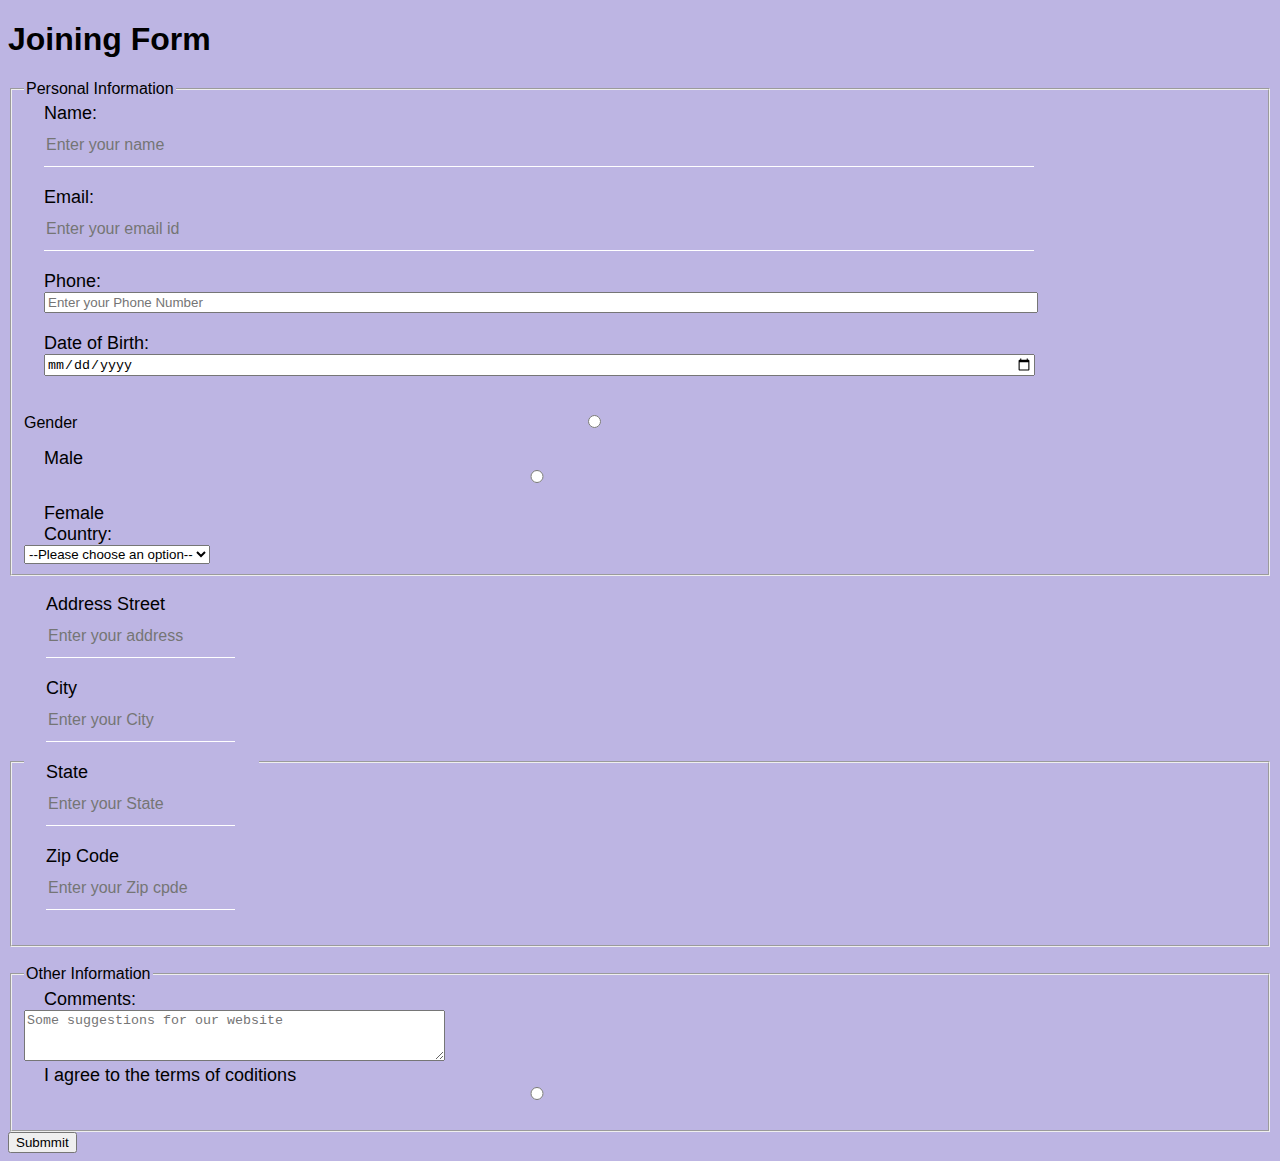
<file: joinform.html>
<!DOCTYPE html>
<html lang="en">
<head>
    <meta charset="UTF-8">
    <meta name="viewport" content="width=device-width, initial-scale=1.0">
    <title>Document</title>
    <link rel="stylesheet" href="joinform.css">
</head>
<body>
<h1>Joining Form</h1>
<form>
    <fieldset>
        <legend>Personal Information</legend>
        <label for="text">Name:</label>
        <input type="text" name="text" id="text" placeholder="Enter your name" required>
        <label for="text1">Email:</label>
        <input type="text" name="text" id="text1" placeholder="Enter your email id" required>
        <label for="text2">Phone:</label> 
        <input type="tel" name="text2" id="text2" placeholder="Enter your Phone Number" required>
        <label for="text3">Date of Birth:</label>
        <input type="date" name="text" id="text3" required >
        <br><br>
        <span>Gender</span>
        <input type="radio" name="text4" id="text4">
        <label for="text4">Male</label>
        <input type="radio" name="text4" id="text5">

        <label for="text5">Female</label>
        <label for="country">Country:</label>
        <select name="country" id="country">
            <option value="">--Please choose an option--</option>
            <option value="usa">usa</option>
        <option value="Brazil">Brazil</option>
        <option value="India">India</option><option value="afg">AFG</option><option value="Aus">AUS</option>
   </select>
   
    </fieldset>
    <br>
    <fieldset><legend>
        <label for="str">Address Street</label>
        <input type="text" name="str" id="str" placeholder="Enter your address" required>
        <label for="st">City</label>
        <input type="text" name="st" id="st" placeholder="Enter your City" required>
        <label for="stre">State</label>
        <input type="text" name="stre" id="stre" placeholder="Enter your State" required>
        <label for="s">Zip Code</label>
        <input type="text" name="s" id="s" placeholder="Enter your Zip cpde" Required>

        </legend>
    </fieldset>
    <br>
    <fieldset>
        <legend>Other Information</legend>
        <label for="comments">Comments:</label>
        <textarea name="comt" id="comments" cols="50" rows="3" placeholder="Some suggestions for our website"></textarea>
        <label for="radio">I agree to the terms of coditions</label>
    <input type="radio" name="radio" id="radio" required>
    </fieldset>
    <button>Submmit</button>
</form>
</body>
</html>
</file>
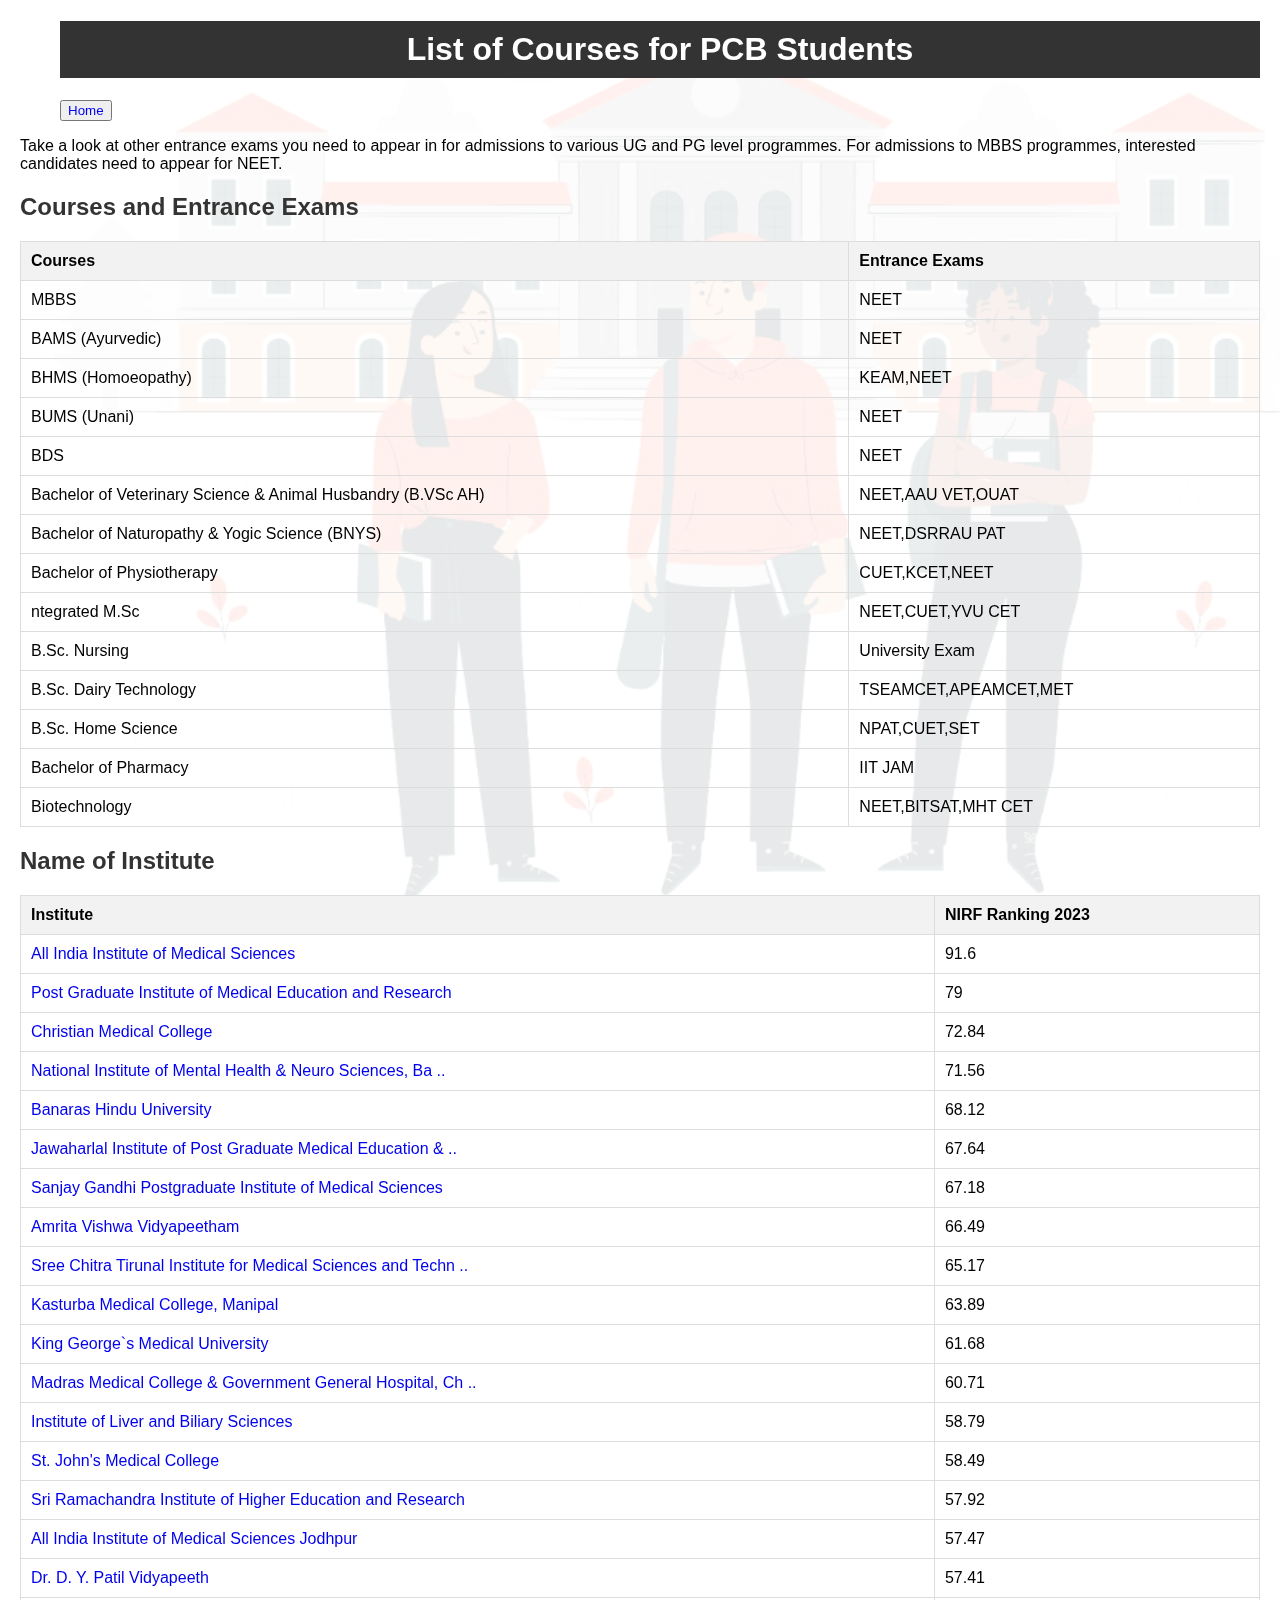
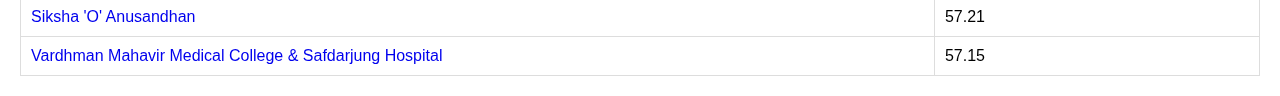
<file: medical.html>
<!DOCTYPE html>
<html>
<head>
    <meta charset="UTF-8">
    <meta name="viewport" content="width=device-width, initial-scale=1.0">
    <title>List of Courses for PCB Students</title>
    <link rel="stylesheet" href="medical.css">
</head>
<body>
   <ul class="flex"><li><h1>List of Courses  for PCB Students</h1></li>
<li>
    <li><button><a href="index.html" class="hover-link">Home</a></button></li>
</li></ul>
    <p>Take a look at other entrance exams you need to appear in for admissions to various UG and PG
        level programmes. For admissions to MBBS programmes, interested candidates need
        to appear for NEET.</p>

    <h2>Courses and Entrance Exams</h2>
    <table>
        <tr>
            <th>Courses</th>
            <th>Entrance Exams</th>
        </tr>
        <tr>
            <td>MBBS</td>
            <td>NEET </td>
        </tr>
        <tr>
            <td>BAMS (Ayurvedic)</td>
            <td>NEET</td>
        </tr>
        <tr>
            <td>BHMS (Homoeopathy)
            </td>
            <td>KEAM,NEET</td>
        </tr>
        <tr>
            <td>BUMS (Unani)
            </td>
            <td>NEET</td>
        </tr>
        <tr>
            <td>BDS
            </td>
            <td>NEET</td>
        </tr>
        <tr>
            <td>Bachelor of Veterinary Science &
                Animal Husbandry (B.VSc AH) </td>
            <td>NEET,AAU VET,OUAT</td>
        </tr>
        <tr>
            <td>Bachelor of Naturopathy & Yogic
                Science (BNYS)</td>
            <td>NEET,DSRRAU PAT</td>
        </tr>
        <tr>
            <td>Bachelor of Physiotherapy </td>
            <td>CUET,KCET,NEET</td>
        </tr>
        <tr>
            <td>ntegrated M.Sc</td>
            <td> NEET,CUET,YVU CET</td>
        </tr>
        <tr>
            <td>B.Sc. Nursing
            </td>
            <td> University Exam</td>
        </tr>
        <tr>
            <td>B.Sc. Dairy Technology
            </td>
            <td>TSEAMCET,APEAMCET,MET </td>
        </tr>
        <tr>
            <td>B.Sc. Home Science
            </td>
            <td>NPAT,CUET,SET</td>
        </tr>
        <tr>
            <td> Bachelor of Pharmacy

            </td>
            <td> IIT JAM </td>
        </tr>
        <tr>
            <td> Biotechnology

            </td>
            <td>NEET,BITSAT,MHT CET </td>
        </tr>
        <!-- Add more rows for other courses and exams -->
    </table>

    <h2>Name of Institute</h2>
    <table>
        <tr>
            <th>Institute</th>
            <th>NIRF Ranking 2023</th>
            
        </tr>
        <tr>
            <td><a href="https://www.aiims.edu/index.php?lang=en">All India Institute of Medical Sciences</a></td>
            <td>91.6</td>
            
        </tr>
        <tr>
            <td><a href="https://pgimer.edu.in/PGIMER_PORTAL/PGIMERPORTAL/home.jsp">Post Graduate Institute of Medical Education and Research</a></td>
            <td>79</td>
            
        </tr>
        <tr>
            <td><a href="https://www.cmch-vellore.edu/">Christian Medical College
</a>  </td>
            <td>72.84</td>
        
        </tr>
        <tr>
            <td><a href="https://nimhans.ac.in/">National Institute of Mental Health & Neuro Sciences, Ba ..
</a></td>
            <td>71.56</td>
        
        </tr>
        <tr>
            <td><a href="https://www.bhu.ac.in/Site/Home/1_2_16_Main-Site">Banaras Hindu University
</a></td>
            <td>68.12</td>
        </tr>
        <tr>
            <td><a href="https://jipmer.edu.in/">Jawaharlal Institute of Post Graduate Medical Education & ..
</a></td>
            <td>67.64</td>
        
        </tr>
        <tr>
            <td><a href="https://sgpgims.org.in/">Sanjay Gandhi Postgraduate Institute of Medical Sciences
</a></td>
            <td>67.18</td>
        
        </tr>
        <tr>
            <td><a href="https://www.iith.ac.in/">Amrita Vishwa Vidyapeetham
</a></td>
            <td>66.49</td>
    
        </tr>
        <tr>
            <td><a href="https://www.amrita.edu/">Sree Chitra Tirunal Institute for Medical Sciences and Techn ..
</a></td>
            <td>65.17</td>
            
        </tr>
        <tr>
            <td><a href="https://manipal.edu/kmc-manipal.html">Kasturba Medical College, Manipal
</a></td>
            <td>63.89</td>
            
        </tr>
        <tr>
            <td><a href="https://kgmu.org/">King George`s Medical University
</a></td>
            <td>61.68</td>
        
        </tr>
        <tr>
            <td><a href="https://www.sehat.com/madras-medical-college-and-government-general-hospital-chennai">Madras Medical College & Government General Hospital, Ch ..
</a></td>
            <td>60.71</td>

        </tr>
        
        <tr>
            <td><a href="https://www.ilbs.in/">Institute of Liver and Biliary Sciences
</a></td>
            <td>58.79</td>
        </tr>
        <tr>
            <td><a href="https://www.stjohns.in/">St. John's Medical College
</a></td>
            <td>58.49</td>
        </tr>
        <tr>
            <td><a href="https://www.sriramachandra.edu.in/">Sri Ramachandra Institute of Higher Education and Research
</a></td>
            <td>57.92</td>
        </tr>
        <tr>
            <td><a href="https://aiimsjodhpur.edu.in/">All India Institute of Medical Sciences Jodhpur
</a></td>
            <td>57.47</td>
        </tr>
        <tr>
            <td><a href="https://dpu.edu.in/">Dr. D. Y. Patil Vidyapeeth
</a></td>
            <td>57.41</td>
        </tr>
       
        <tr>
            <td><a href="https://www.soa.ac.in/">Siksha 'O' Anusandhan
</a></td>
            <td>57.21</td>
        </tr>
        <tr>
            <td><a href="https://www.careers360.com/idp/school/user/user-preference?destination=https://www.careers360.com/colleges/vardhman-mahavir-medical-college-and-safdarjung-hospital-new-delhi">Vardhman Mahavir Medical College & Safdarjung Hospital
</a></td>
            <td>57.15</td>
        </tr>
        
        <!-- Add more rows for other institutes -->
    </table>
   
</body>
</html>
</file>
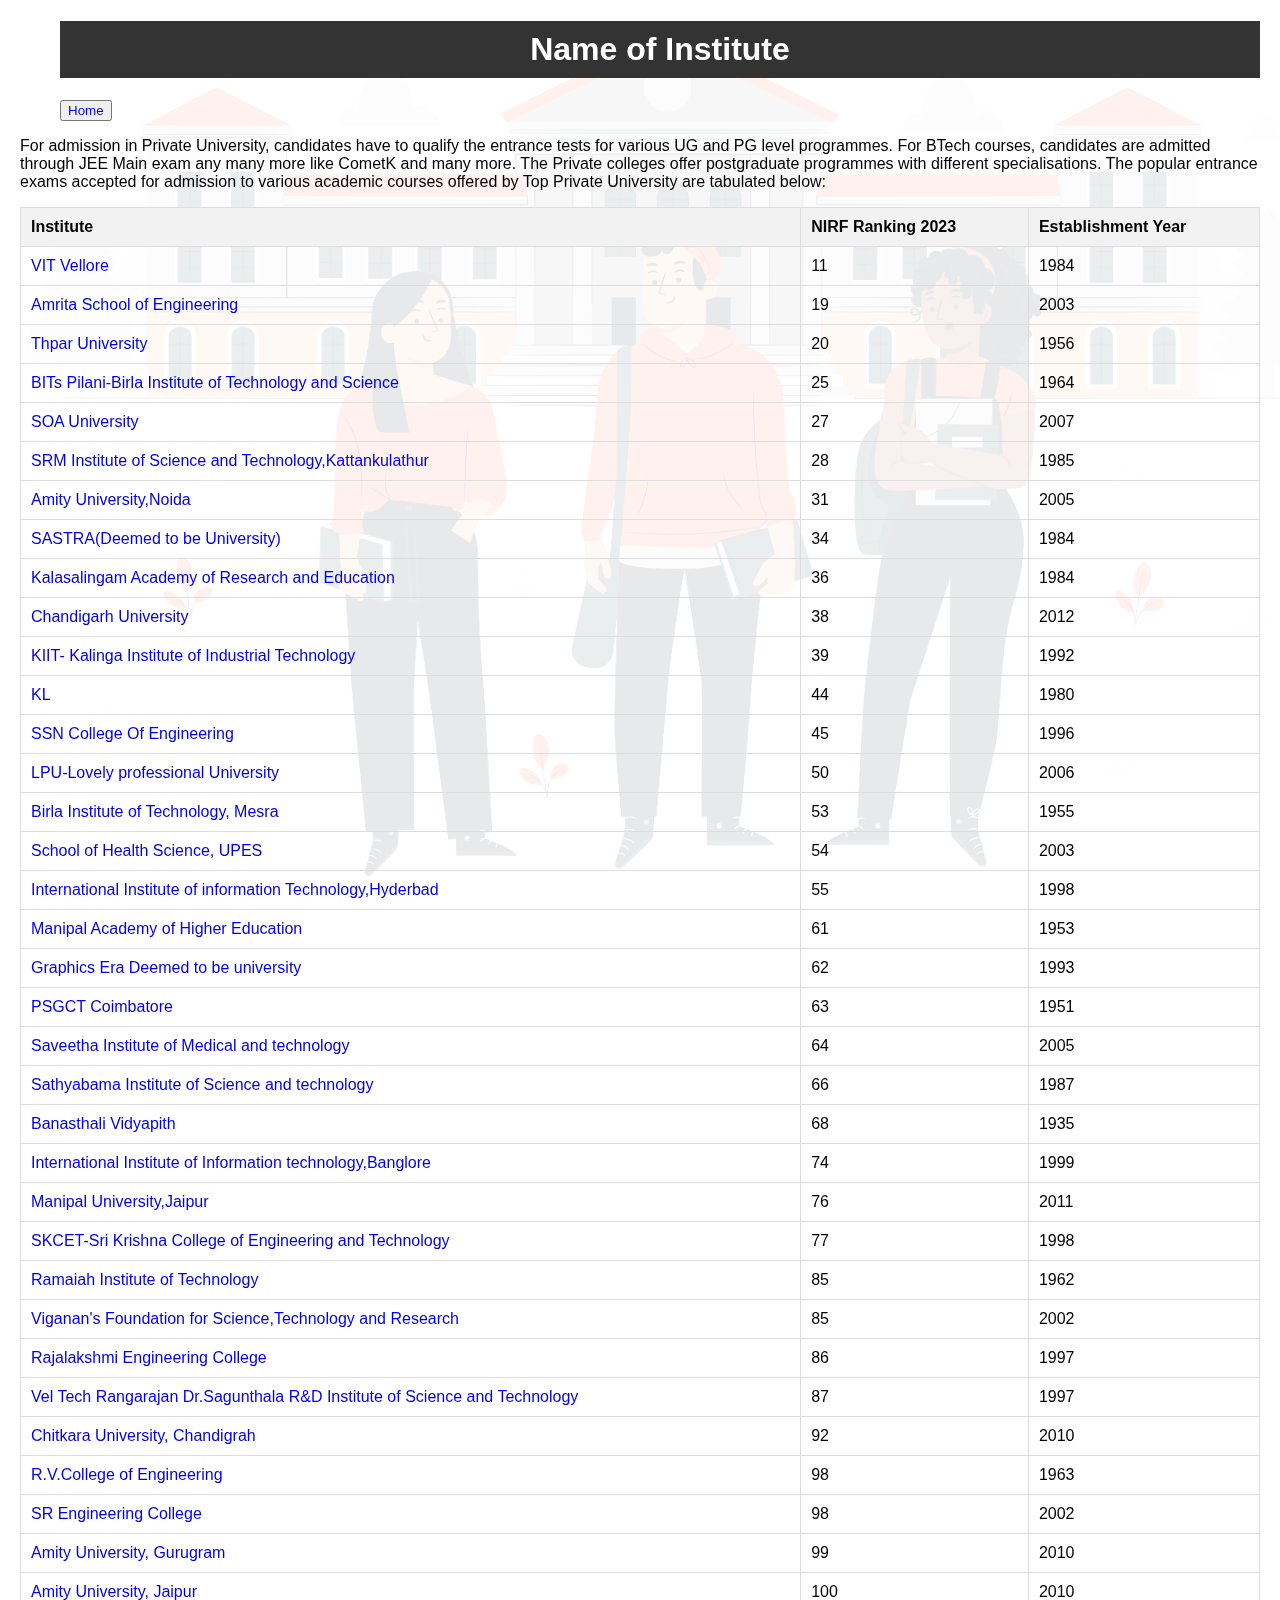
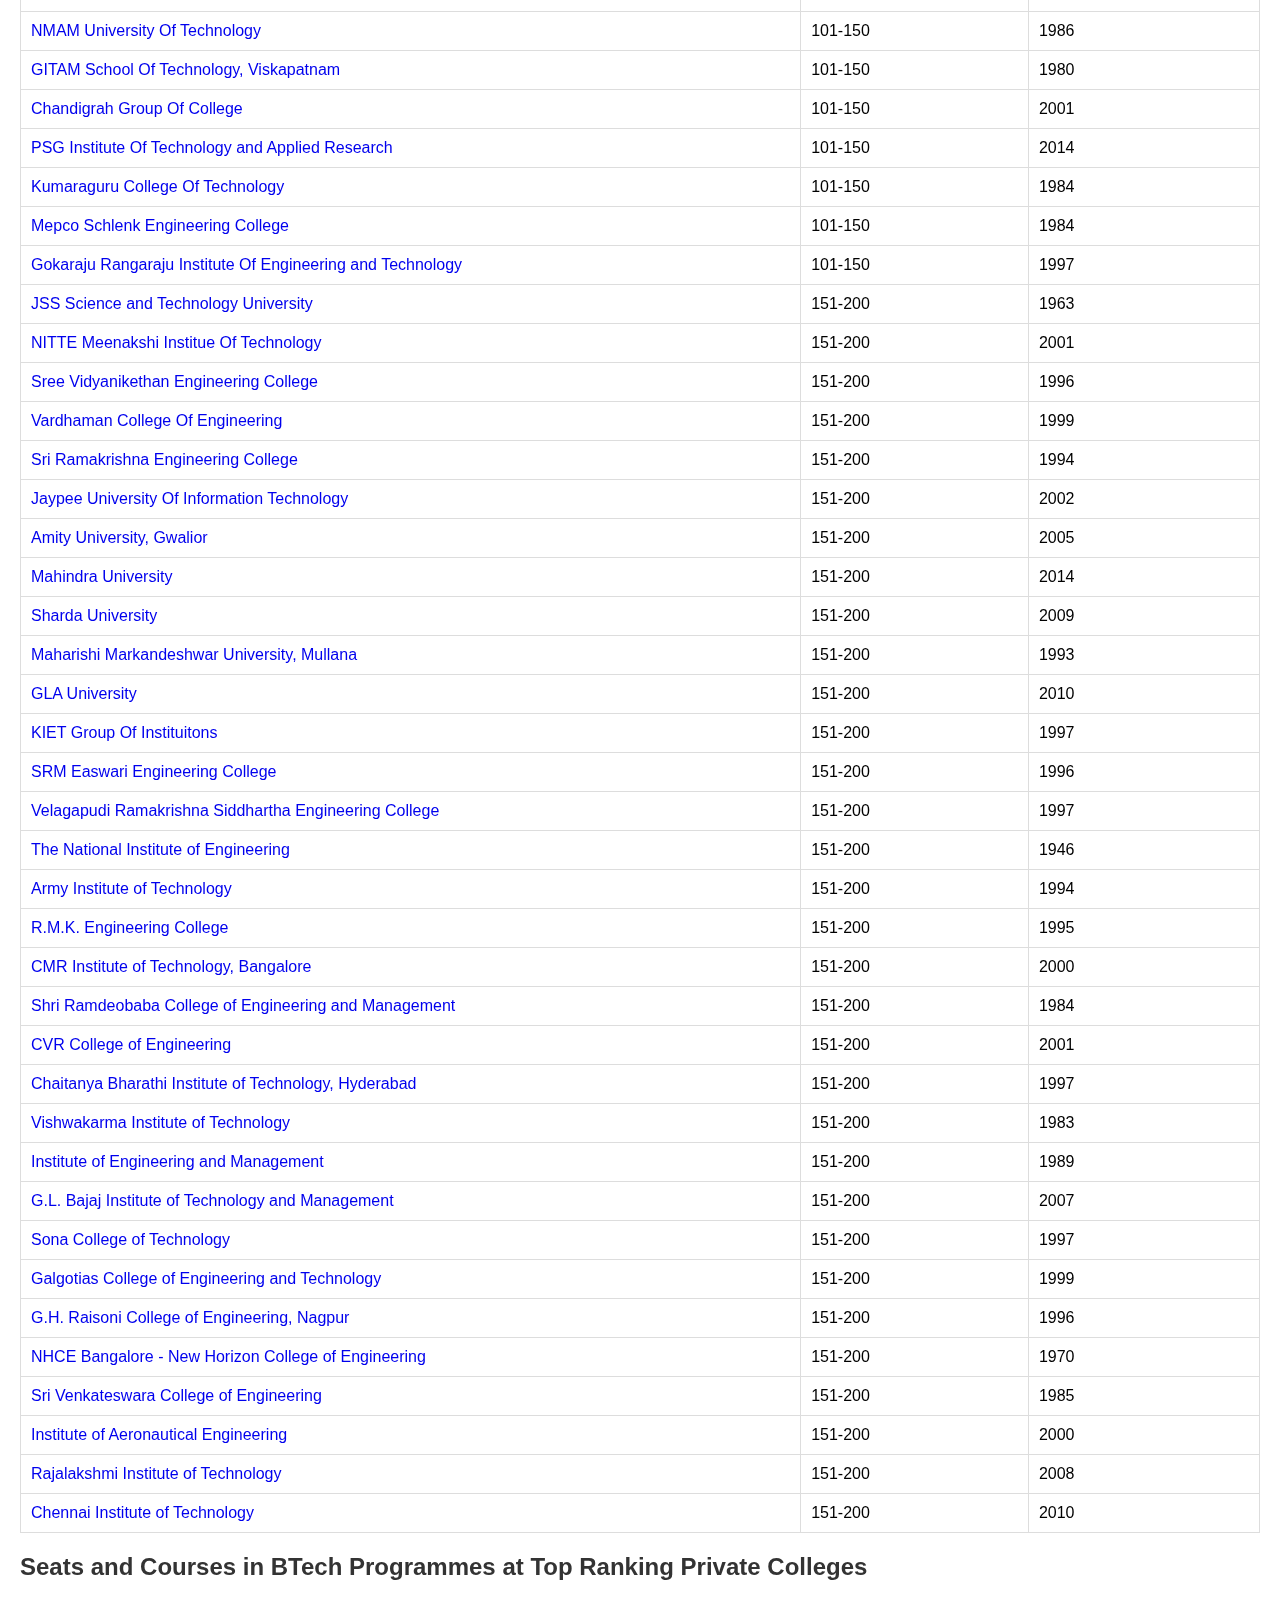
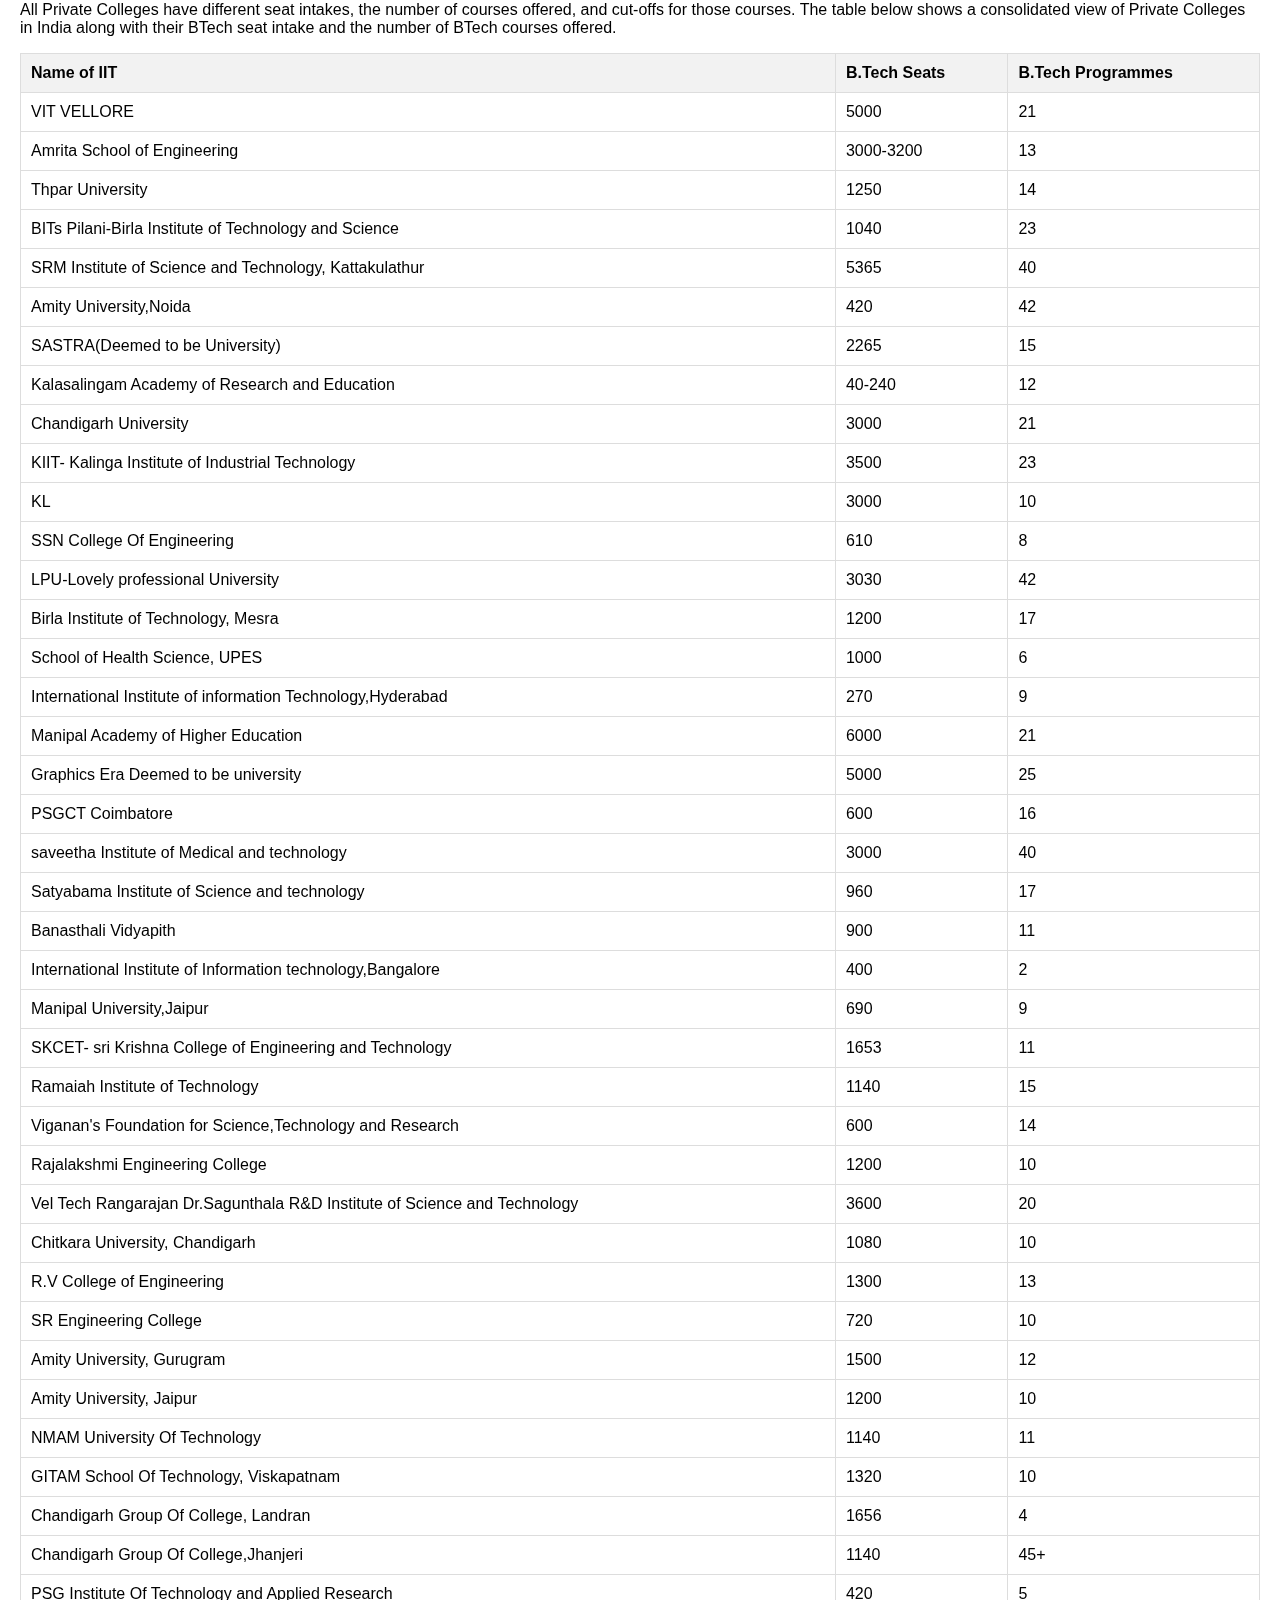
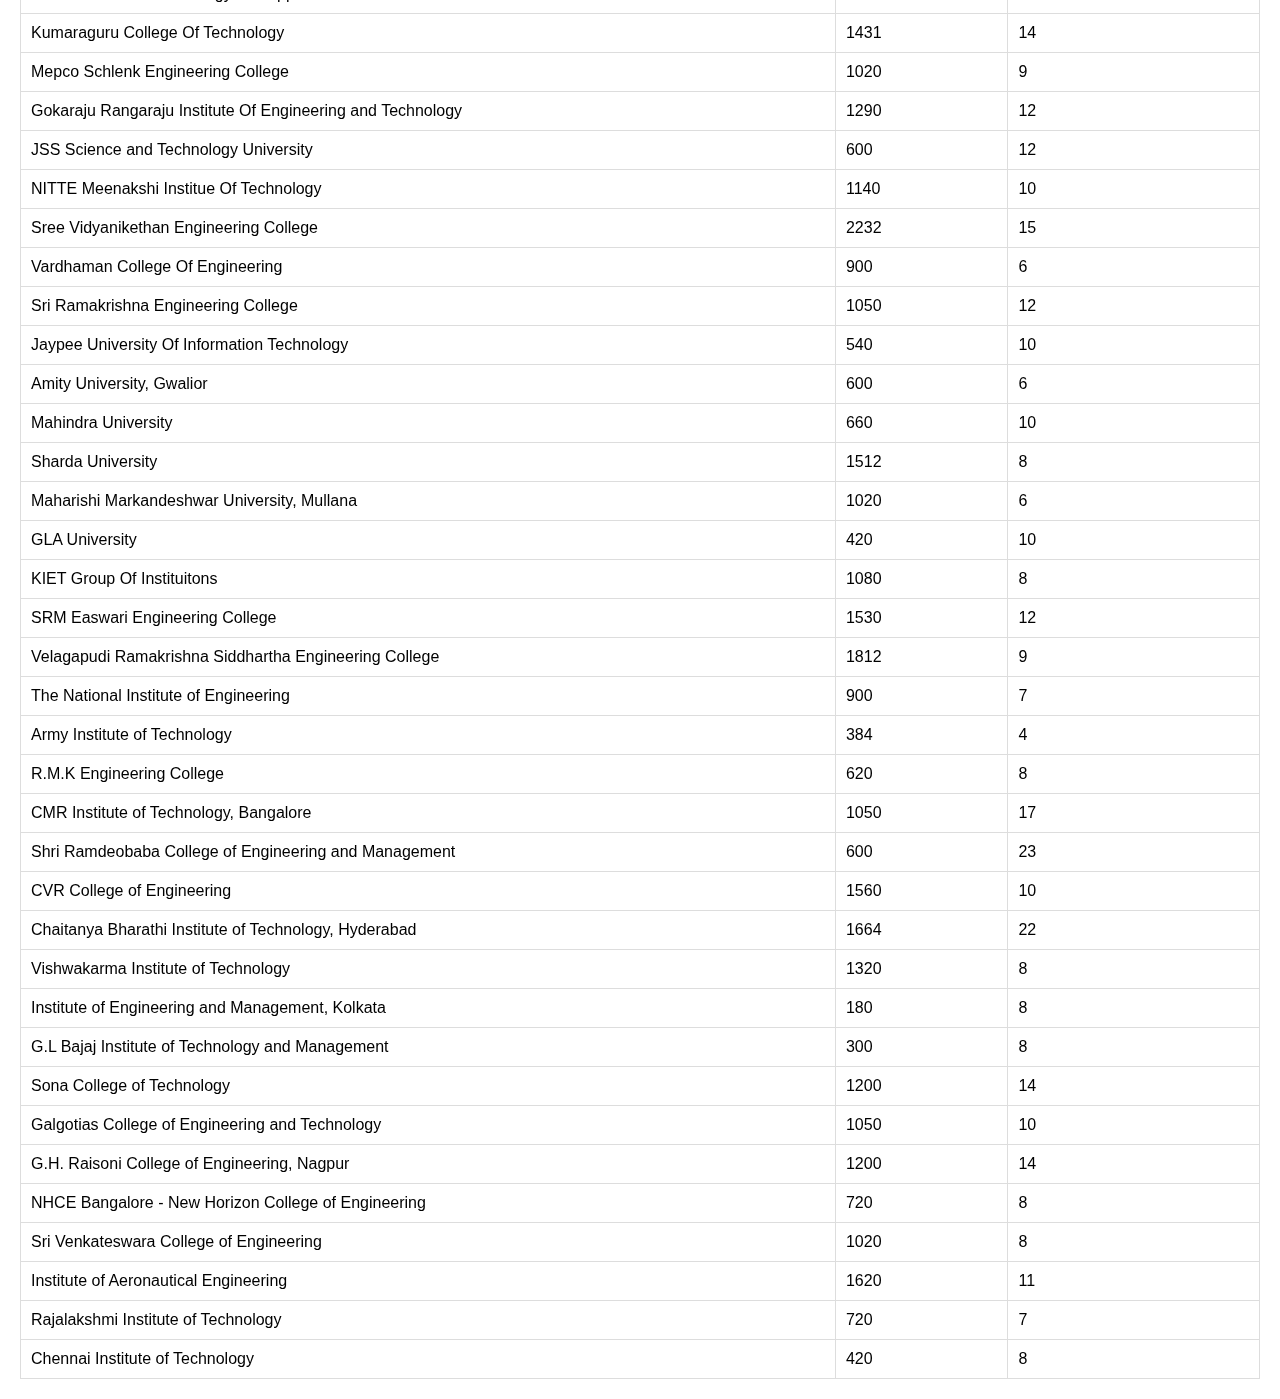
<file: Private college.html>
<!DOCTYPE html>
<html>
<head>
    <meta charset="UTF-8">
    <meta name="viewport" content="width=device-width, initial-scale=1.0">
    <title>Entrance Exams and Private University Programs</title><link rel="stylesheet" href="table3.css">
</head>
<body>
   <ul class="flex"><li><h1>Name of Institute</h1></li>
<li>
    <li><button><a href="index.html" class="hover-link">Home</a></button></li>
</li></ul>
<p>For admission in Private University, candidates have to qualify the entrance tests for various UG and PG level programmes. For BTech courses, candidates are admitted through JEE Main exam any many more like CometK and many more. The Private colleges offer postgraduate programmes with different specialisations. The popular entrance exams accepted for admission to various academic courses offered by Top Private University are tabulated below:</p>
    <table>
        <tr>
            <th>Institute</th>
            <th>NIRF Ranking 2023</th>
            <th>Establishment Year</th>
        </tr>
        <tr>
            <td><a href="https://vit.ac.in/">VIT Vellore</a></td>
            <td>11</td>
            <td>1984</td>
        </tr>
        <tr>
            <td><a href="https://www.amrita.edu/school/e">Amrita School of Engineering</a></td>
            <td>19</td>
            <td>2003</td>
        </tr>
        <tr>
            <td><a href="https://www.thapar.edu/">Thpar University</a></td>
            <td>20</td>
            <td>1956</td>
        </tr>
        <tr>
            <td><a href="https://www.bits-pilani.ac.in/">BITs Pilani-Birla Institute of Technology and Science</a></td>
            <td>25</td>
            <td>1964</td>
        </tr>
        <tr>
            <td><a href="https://www.soa.ac.in/">SOA University</a></td>
            <td>27</td>
            <td>2007</td>
        </tr>
        <tr>
            <td><a href="https://www.srmist.edu.in/">SRM Institute of Science and Technology,Kattankulathur</a></td>
            <td>28</td>
            <td>1985</td>
        </tr>
        <tr>
            <td><a href="https://www.amity.edu/">Amity University,Noida</a></td>
            <td>31</td>
            <td>2005</td>
        </tr>
        <tr>
            <td><a href="https://www.sastra.edu/">SASTRA(Deemed to be University)</a></td>
            <td>34</td>
            <td>1984</td>
        </tr>
        <tr>
            <td><a href="https://kalasalingam.ac.in/">Kalasalingam Academy of Research and Education</a></td>
            <td>36</td>
            <td>1984</td>
        </tr>
        <tr>
            <td><a href="https://cucet.cuchd.in/">Chandigarh University</a></td>
            <td>38</td>
            <td>2012</td>
        </tr>
        <tr>
            <td><a href="https://kiit.ac.in/">KIIT- Kalinga Institute of Industrial Technology</a></td>
            <td>39</td>
            <td>1992</td>
        </tr>
        <tr>
            <td><a href="https://www.kluniversity.in/">KL</a></td>
            <td>44</td>
            <td>1980</td>
        </tr>
        <tr>
            <td><a href="https://www.ssn.edu.in/">SSN College Of Engineering</a></td>
            <td>45</td>
            <td>1996</td>
        </tr>
        <tr>
            <td><a href="https://www.lpu.in/">LPU-Lovely professional University</a></td>
            <td>50</td>
            <td>2006</td>
        </tr>
        <tr>
            <td><a href="https://www.bitmesra.ac.in/">Birla Institute of Technology, Mesra</a></td>
            <td>53</td>
            <td>1955</td>
        </tr>
        <tr>
            <td> <a href="https://www.upes.ac.in/">School of Health Science, UPES</td>
            <td>54</td>
            <td>2003</td>
        </tr>
        <tr>
            <td><a href="https://www.iiit.ac.in/">International Institute of information Technology,Hyderbad</a></td>
            <td>55</td>
            <td>1998</td>
        </tr>
        <tr>
            <td><a href="https://manipal.edu/">Manipal Academy of Higher Education</a></td>
            <td>61</td>
            <td>1953</td>
        </tr>
        <tr>
            <td><a href="https://geu.ac.in/">Graphics Era Deemed to be university</a></td>
            <td>62</td>
            <td>1993</td>
        </tr>
        <tr>
            <td><a href="https://www.psgtech.edu/">PSGCT Coimbatore</a></td>
            <td>63</td>
            <td>1951</td>
        </tr>
        <tr>
            <td><a href="https://www.saveetha.com/">Saveetha Institute of Medical and technology</a></td>
            <td>64</td>
            <td>2005</td>
        </tr>
        <tr>
            <td><a href="https://www.sathyabama.ac.in/">Sathyabama Institute of Science and technology</a></td>
            <td>66</td>
            <td>1987</td>
        </tr>
        <tr>
            <td><a href="https://www.banasthali.org/">Banasthali Vidyapith</a></td>
            <td>68</td>
            <td>1935</td>
        </tr>
        <tr>
            <td><a href="https://www.iiitb.ac.in/">International Institute of Information technology,Banglore</a></td>
            <td>74</td>
            <td>1999</td>
        </tr>
        <tr>
            <td><a href="https://www.onlinemanipal.com/">Manipal University,Jaipur</a></td>
            <td>76</td>
            <td>2011</td>
        </tr>
        <tr>
            <td><a href="https://www.skcet.ac.in/">SKCET-Sri Krishna College of Engineering and Technology</a></td>
            <td>77</td>
            <td>1998</td>
        </tr>
        <tr>
            <td><a href="https://www.msrit.edu/">Ramaiah Institute of Technology</a></td>
            <td>85</td>
            <td>1962</td>
        </tr>
        <tr>
            <td><a href="https://www.vignan.ac.in/">Viganan's Foundation for Science,Technology and Research</a></td>
            <td>85</td>
            <td>2002</td>
        </tr>
        <tr>
            <td><a href="https://www.rajalakshmi.org/">Rajalakshmi Engineering College</a></td>
            <td>86</td>
            <td>1997</td>
        </tr>
        <tr>
            <td><a href="https://www.veltech.edu.in/">Vel Tech Rangarajan Dr.Sagunthala R&D Institute of Science and Technology</a></td>
            <td>87</td>
            <td>1997</td>
        </tr>
        <tr>
            <td><a href="https://www.chitkara.edu.in/">Chitkara University, Chandigrah</a></td>
            <td>92</td>
            <td>2010</td>
        </tr>
        <tr>
            <td><a href="https://www.rvce.edu.in/">R.V.College of Engineering </a></td>
            <td>98</td>
            <td>1963</td>
        </tr>
        <tr>
            <td><a href="https://www.srecwarangal.ac.in/">SR Engineering College</a></td>
            <td>98</td>
            <td>2002</td>
        </tr>
        <tr>
            <td><a href="https://www.amity.edu/">Amity University, Gurugram</a></td>
            <td>99</td>
            <td>2010</td>
        </tr>
        <tr>
            <td><a href="https://www.amity.edu/">Amity University, Jaipur</a></td>
            <td>100</td>
            <td>2010</td>
        </tr>
        <tr>
            <td><a href="https://nmamit.nitte.edu.in/">NMAM University Of Technology</a></td>
            <td>101-150</td>
            <td>1986</td>
        </tr>
        <tr>
            <td><a href="https://www.gitam.edu/">GITAM School Of Technology, Viskapatnam</a></td>
            <td>101-150</td>
            <td>1980</td>
        </tr>
        <tr>
            <td><a href="https://www.cgc.edu.in/">Chandigrah Group Of College</a></td>
            <td>101-150</td>
            <td>2001</td>
        </tr>
        <tr>
            <td><a href="http://www.psgitech.ac.in/">PSG Institute Of Technology and Applied Research</a></td>
            <td>101-150</td>
            <td>2014</td>
        </tr>
        <tr>
            <td><a href="https://www.kct.ac.in/">Kumaraguru College Of Technology</a></td>
            <td>101-150</td>
            <td>1984</td>
        </tr>
        <tr>
            <td><a href="https://www.mepcoeng.ac.in/">Mepco Schlenk Engineering College</a></td>
            <td>101-150</td>
            <td>1984</td>
        </tr>
        <tr>
            <td><a href="https://www.griet.ac.in/">Gokaraju Rangaraju Institute Of Engineering and Technology</a></td>
            <td>101-150</td>
            <td>1997</td>
        </tr>
        <tr>
            <td><a href="https://jssstuniv.in/">JSS Science and Technology University</a></td>
            <td>151-200</td>
            <td>1963</td>
        </tr>
        <tr>
            <td><a href="https://www.nmit.ac.in/">NITTE Meenakshi Institue Of Technology</a></td>
            <td>151-200</td>
            <td>2001</td>
        </tr>
        <tr>
            <td><a href="https://www.svec.education/">Sree Vidyanikethan Engineering College</a></td>
            <td>151-200</td>
            <td>1996</td>
        </tr>
        <tr>
            <td><a href="https://vardhaman.org/">Vardhaman College Of Engineering</a></td>
            <td>151-200</td>
            <td>1999</td>
        </tr>
        <tr>
            <td><a href="https://srec.ac.in/">Sri Ramakrishna Engineering College</a></td>
            <td>151-200</td>
            <td>1994</td>
        </tr>
        <tr>
            <td><a href="https://www.juit.ac.in/">Jaypee University Of Information Technology</a> </td>
            <td>151-200</td>
            <td>2002</td>
        </tr>
        <tr>
            <td><a href="https://www.amity.edu/gwalior/">Amity University, Gwalior</a></td>
            <td>151-200</td>
            <td>2005</td>
        </tr>
        <tr>
            <td><a href="https://www.mahindrauniversity.edu.in/">Mahindra University</a></td>
            <td>151-200</td>
            <td>2014</td>
        </tr>
        <tr>
            <td><a href="https://www.sharda.ac.in/">Sharda University</a></td>
            <td>151-200</td>
            <td>2009</td>
        </tr>
        <tr>
            <td><a href="https://www.mmumullana.org/">Maharishi Markandeshwar University, Mullana</a></td>
            <td>151-200</td>
            <td>1993</td>
        </tr>
        <tr>
            <td><a href="https://www.gla.ac.in/">GLA  University</a></td>
            <td>151-200</td>
            <td>2010</td>
        </tr>
        <tr>
            <td><a href="https://www.kiet.edu/">KIET Group Of Instituitons</a></td>
            <td>151-200</td>
            <td>1997</td>
        </tr>
        <tr>
            <td><a href="https://srmeaswari.ac.in/">SRM Easwari Engineering College</a></td>
            <td>151-200</td>
            <td>1996</td>
        </tr>
        <tr>
            <td><a href="https://www.vrsiddhartha.ac.in/">Velagapudi Ramakrishna Siddhartha Engineering College</a></td>
            <td>151-200</td>
            <td>1997</td>
        </tr>
        <tr>
            <td><a href="https://nie.ac.in/">The National Institute of Engineering</a></td>
            <td>151-200</td>
            <td>1946</td>
        </tr>
        <tr>
            <td><a href="https://www.aitpune.com/">Army Institute of Technology</a></td>
            <td>151-200</td>
            <td>1994</td>
        </tr>
        <tr>
            <td><a href="https://www.rmkec.ac.in/">R.M.K. Engineering College</a></td>
            <td>151-200</td>
            <td>1995</td>
        </tr>
        <tr>
            <td><a href="https://www.cmrit.ac.in/">CMR Institute of Technology, Bangalore</a></td>
            <td>151-200</td>
            <td>2000</td>
        </tr>
        <tr>
           <td><a href="http://www.rknec.edu/">Shri Ramdeobaba College of Engineering and Management</a></td>
           <td>151-200</td>
           <td>1984</td>
        </tr>
        <tr>
            <td><a href="https://cvr.ac.in/">CVR College of Engineering</a></td>
            <td>151-200</td>
            <td>2001</td>
        </tr>
        <tr>
            <td><a href="https://www.cbit.ac.in/">Chaitanya Bharathi Institute of Technology, Hyderabad</a></td>
            <td>151-200</td>
            <td>1997</td>
        </tr>
        <tr>
            <td><a href="https://www.vit.edu/">Vishwakarma Institute of Technology</a></td>
            <td>151-200</td>
            <td>1983</td>
        </tr>
        <tr>
            <td><a href="https://iem.edu.in/">Institute of Engineering and Management</a></td>
            <td>151-200</td>
            <td>1989</td>
        </tr>
        <tr>
            <td><a href="https://www.glbitm.org/">G.L. Bajaj Institute of Technology and Management</a></td>
            <td>151-200</td>
            <td>2007</td>
        </tr>
        <tr>
            <td><a href="https://www.sonatech.ac.in/">Sona College of Technology</a></td>
            <td>151-200</td>
            <td>1997</td>
        </tr>
        <tr>
            <td><a href="https://galgotiacollege.edu/">Galgotias College of Engineering and Technology</a></td>
            <td>151-200</td>
            <td>1999</td>
        </tr>
        <tr>
            <td><a href="https://ghrce.raisoni.net/">G.H. Raisoni College of Engineering, Nagpur</a></td>
            <td>151-200</td>
            <td>1996</td>
        </tr>
        <tr>
            <td><a href="newhorizoncollegeofengineering">NHCE Bangalore - New Horizon College of Engineering</a></td>
            <td>151-200</td>
            <td>1970</td>
        </tr>
        <tr>
            <td><a href="https://www.svce.ac.in/">Sri Venkateswara College of Engineering</a></td>
            <td>151-200</td>
            <td>1985</td>
        </tr>
        <tr>
            <td><a href="https://www.iare.ac.in/">Institute of Aeronautical Engineering</a></td>
            <td>151-200</td>
            <td>2000</td>
        </tr>
        <tr>
            <td><a href="https://ritchennai.org/">Rajalakshmi Institute of Technology</a></td>
            <td>151-200</td>
            <td>2008</td>
        </tr>
        <tr>
            <td><a href="https://www.citchennai.edu.in/">Chennai Institute of Technology</a></td>
            <td>151-200</td>
            <td>2010</td>
        </tr>
    </table>
   <h2>Seats and Courses in BTech Programmes at Top Ranking Private Colleges</h2>
   <p>All Private Colleges have different seat intakes, the number of courses offered, and cut-offs for those courses.
    The table below shows a consolidated view of Private Colleges in India along with their BTech seat intake and the
    number of BTech courses offered.</p>
    <table>
        <tr>
            <th>Name of IIT</th>
            <th>B.Tech Seats</th>
            <th>B.Tech Programmes</th>
        </tr>
        <tr>
            <td>VIT VELLORE</td>
            <td>5000</td>
            <td>21</td>
            
        </tr>
        <tr>
            <td>Amrita School of Engineering</td>
            <td>3000-3200</td>
            <td>13</td>
            
        </tr>
        <tr>
            <td>Thpar University</td>
            <td>1250</td>
            <td>14</td>
        </tr>
        <tr>
            <td>BITs Pilani-Birla Institute of Technology and Science</td>
            <td>1040</td>
            <td>23</td>
        </tr>
        <tr>
            <td>SRM Institute of Science and Technology, Kattakulathur</td>
            <td>5365</td>
            <td>40</td>
        </tr>
        <tr>
            <td>Amity University,Noida</td>
            <td>420</td>
            <td>42</td>
        </tr>
        <tr>
            <td>SASTRA(Deemed to be University)</td>
            <td>2265</td>
            <td>15</td>
        </tr>
        <tr>
            <td>Kalasalingam Academy of Research and Education</td>
            <td>40-240</td>
            <td>12</td>
        </tr>
        <tr>
            <td>Chandigarh University</td>
            <td>3000</td>
            <td>21</td>
        </tr>
        <tr>
            <td>KIIT- Kalinga Institute of Industrial Technology</td>
            <td>3500</td>
            <td>23</td>
        </tr>
        <tr>
            <td>KL</td>
            <td>3000</td>
            <td>10</td>
        </tr> 
        <tr>
            <td>SSN College Of Engineering</td>
            <td>610</td>
            <td>8</td>
        </tr>
        <tr>
            <td>LPU-Lovely professional University</td>
            <td>3030</td>
            <td>42</td>
        </tr>
        <tr>
            <td>Birla Institute of Technology, Mesra</td>
            <td>1200</td>
            <td>17</td>
        </tr>
        <tr>
            <td>School of Health Science, UPES</td>
            <td>1000</td>
            <td>6</td>
        </tr>
        <tr>
            <td>International Institute of information Technology,Hyderabad</td>
            <td>270</td>
            <td>9</td>
        </tr>
        <tr>
            <td>Manipal Academy of Higher Education</td>
            <td>6000</td>
            <td>21</td>
        </tr>
        <tr>
            <td>Graphics Era Deemed to be university</td>
            <td>5000</td>
            <td>25</td>
        </tr>
        <tr>
            <td>PSGCT Coimbatore</td>
            <td>600</td>
            <td>16</td>
        </tr>
        <tr>
            <td>saveetha Institute of Medical and technology</td>
            <td>3000</td>
            <td>40</td>
        </tr>
        <tr>
            <td>Satyabama Institute of Science and technology</td>
            <td>960</td>
            <td>17</td>
        </tr>
        <tr>
            <td>Banasthali Vidyapith</td>
            <td>900</td>
            <td>11</td>
        </tr>
        <tr>
            <td>International Institute of Information technology,Bangalore</td>
            <td>400</td>
            <td>2</td>
        </tr>
        <tr>
            <td>Manipal University,Jaipur</td>
            <td>690</td>
            <td>9</td>
        </tr>
        <tr>
            <td>SKCET- sri Krishna College of Engineering and Technology</td>
            <td>1653</td>
            <td>11</td>
        </tr>
        <tr>
            <td>Ramaiah Institute of Technology</td>
            <td>1140</td>
            <td>15</td>
        </tr>
        <tr>
            <td>Viganan's Foundation for Science,Technology and Research</td>
            <td>600</td>
            <td>14</td>
        </tr>
        <tr>
            <td>Rajalakshmi Engineering College</td>
            <td>1200</td>
            <td>10</td>
        </tr>
        <tr>
            <td>Vel Tech Rangarajan Dr.Sagunthala R&D Institute of Science and Technology</td>
            <td>3600</td>
            <td>20</td>
        </tr>
        <tr>
            <td>Chitkara University, Chandigarh</td>
            <td>1080</td>
            <td>10</td>
        </tr>
        <tr>
            <td>R.V College of Engineering </td>
            <td>1300</td>
            <td>13</td>
        </tr>
        <tr>
            <td>SR Engineering College</td>
            <td>720</td>
            <td>10</td>
        </tr>
        <tr>
            <td>Amity University, Gurugram</td>
            <td>1500</td>
            <td>12</td>
        </tr>
        <tr>
            <td>Amity University, Jaipur</td>
            <td>1200</td>
            <td>10</td>
        </tr>
        <tr>
            <td>NMAM University Of Technology</td>
            <td>1140</td>
            <td>11</td>
        </tr>
        <tr>
            <td>GITAM School Of Technology, Viskapatnam</td>
            <td>1320</td>
            <td>10</td>
        </tr>
        <tr>
            <td>Chandigarh Group Of College, Landran</td>
            <td>1656</td>
            <td>4</td>
        </tr>
        <tr>
            <td>Chandigarh Group Of College,Jhanjeri </td>
            <td>1140</td>
            <td>45+</td>
        </tr>
        <tr>
            <td>PSG Institute Of Technology and Applied Research</td>
            <td>420</td>
            <td>5</td>
        </tr>
        <tr>
            <td>Kumaraguru College Of Technology</td>
            <td>1431</td>
            <td>14</td>
        </tr>
        <tr>
            <td>Mepco Schlenk Engineering College</td>
            <td>1020</td>
            <td>9</td>
        </tr>
        <tr>
            <td>Gokaraju Rangaraju Institute Of Engineering and Technology</td>
            <td>1290</td>
            <td>12</td>
        </tr>
        <tr>
            <td>JSS Science and Technology University </td>
            <td>600</td>
            <td>12</td>
        </tr>
        <tr>
            <td>NITTE Meenakshi Institue Of Technology</td>
            <td>1140</td>
            <td>10</td>
        </tr>
        <tr>
            <td>Sree Vidyanikethan Engineering College</td>
            <td>2232</td>
            <td>15</td>
        </tr>
        <tr>
            <td>Vardhaman College Of Engineering</td>
            <td>900</td>
            <td>6</td>
        </tr>
        <tr>
            <td>Sri Ramakrishna Engineering College</td>
            <td>1050</td>
            <td>12</td>
        </tr>
        <tr>
            <td>Jaypee University Of Information Technology </td>
            <td>540</td>
            <td>10</td>
        </tr>
        <tr>
            <td>Amity University, Gwalior</td>
            <td>600</td>
            <td>6</td>
        </tr>
        <tr>
            <td>Mahindra University</td>
            <td>660</td>
            <td>10</td>
        </tr>
        <tr>
            <td>Sharda University</td>
            <td>1512</td>
            <td>8</td>
        </tr>
        <tr>
            <td>Maharishi Markandeshwar University, Mullana</td>
            <td>1020</td>
            <td>6</td>
        </tr>
        <tr>
            <td>GLA  University</td>
            <td>420</td>
            <td>10</td>
        </tr>
        <tr>
            <td>KIET Group Of Instituitons</td>
            <td>1080</td>
            <td>8</td>
        </tr>
        <tr>
            <td>SRM Easwari Engineering College</td>
            <td>1530</td>
            <td>12</td>
        </tr>
        <tr>
            <td>Velagapudi Ramakrishna Siddhartha Engineering College</td>
            <td>1812</td>
            <td>9</td>
        </tr>
        <tr>
            <td>The National Institute of Engineering</td>
            <td>900</td>
            <td>7</td>
        </tr>
        <tr>
            <td>Army Institute of Technology</td>
            <td>384</td>
            <td>4</td>
        </tr>
        <tr>
            <td>R.M.K Engineering College</td>
            <td>620</td>
            <td>8</td>
        </tr>
        <tr>
            <td>CMR Institute of Technology, Bangalore</td>
            <td>1050</td>
            <td>17</td>
        </tr>
        <tr>
           <td>Shri Ramdeobaba College of Engineering and Management</td>
           <td>600</td>
           <td>23</td>
        </tr>
        <tr>
            <td>CVR College of Engineering</td>
            <td>1560</td>
            <td>10</td>
        </tr>
        <tr>
            <td>Chaitanya Bharathi Institute of Technology, Hyderabad</td>
            <td>1664</td>
            <td>22</td>
        </tr>
        <tr>
            <td>Vishwakarma Institute of Technology</td>
            <td>1320</td>
            <td>8</td>
        </tr>
        <tr>
            <td>Institute of Engineering and Management, Kolkata</td>
            <td>180</td>
            <td>8</td>
        </tr>
        <tr>
            <td>G.L Bajaj Institute of Technology and Management</td>
            <td>300</td>
            <td>8</td>
        </tr>
        <tr>
            <td>Sona College of Technology</td>
            <td>1200</td>
            <td>14</td>
        </tr>
        <tr>
            <td>Galgotias College of Engineering and Technology</td>
            <td>1050</td>
            <td>10</td>
        </tr>
        <tr>
            <td>G.H. Raisoni College of Engineering, Nagpur</td>
            <td>1200</td>
            <td>14</td>
        </tr>
        <tr>
            <td>NHCE Bangalore - New Horizon College of Engineering</td>
            <td>720</td>
            <td>8</td>
        </tr>
        <tr>
            <td>Sri Venkateswara College of Engineering</td>
            <td>1020</td>
            <td>8</td>
        </tr>
        <tr>
            <td>Institute of Aeronautical Engineering</td>
            <td>1620</td>
            <td>11</td>
        </tr>
        <tr>
            <td>Rajalakshmi Institute of Technology</td>
            <td>720</td>
            <td>7</td>
        </tr>
        <tr>
            <td>Chennai Institute of Technology</td>
            <td>420</td>
            <td>8</td>
        </tr>
    </table>
    <!-- <tr>
        <td></td>
        <td></td>
        <td></td>
    </tr> -->

    <!-- <h2>Top 100 IIT Courses: Value for Money</h2>
    <p>Alumni and current IIT students, have rated IIT campuses and courses in terms of value
        for money. The value-for-money component includes job opportunities and salary packages offered
        to students after their graduation. The table below lists down the top 100 courses across IITs that
        students believe are the best with respect to value to money. Each institute is rated out of 5.</p>
    <table>
        <tr>
            <th>Institute</th>
            <th>Course</th>
            <th>Value for Money (Rating out of 5)</th>
        </tr>
        <tr>
            <td>IIT Bhubaneswar</td>
            <td>B.Tech in Metallurgical and Materials Engineering</td>
            <td>5</td>
        </tr>
        <tr>
            <td>IIT Bombay</td>
            <td>B.Tech in Chemical Engineering</td>
            <td>5</td>
        </tr>
        <tr>
            <td>IIT Bombay</td>
            <td>B.Tech in Engineering Physics</td>
            <td>5</td>
        </tr>
        <tr>
            <td>IIT Bombay</td>
            <td>B.Tech in Energy Engineering M.Tech. in Energy Systems
                Engineering</td>
            <td>5</td>
        </tr>
        <tr>
            <td>IIT Bombay</td>
            <td>B.Tech in Electrical Engineering M.Tech in Communications
                and Signal Processing</td>
            <td>5</td>
        </tr>
        <tr>
            <td>IIT Bombay</td>
            <td>B.Tech in Mechanical Engineering and M.Tech in Computer
                Integrated Manufacturing</td>
            <td>5</td>
        </tr>
        <tr>
            <td>IIT Delhi</td>
            <td>B.Tech M.Tech in Chemical Engineering</td>
            <td>5</td>
        </tr>
        <tr>
            <td>IIT Delhi</td>
            <td>B.Tech M.Tech. in Computer Science and Engineering</td>
            <td>5</td>
        </tr>
        <tr>
            <td>IIT Delhi</td>
            <td>B.Tech in Engineering Physics</td>
            <td>5</td>
        </tr>
        <tr>
            <td>IIT Delhi</td>
            <td>B.Tech M.Tech in Computer Science and Engineering</td>
            <td>5</td>
        </tr>
        <tr>
            <td>IIT Delhi</td>
            <td>B.Tech in Engineering Physics </td>
            <td>5</td>
        </tr>
        <tr>
            <td>IIT Dhanbad</td>
            <td>B.Tech M.Tech in Computer Science and Engineering </td>
            <td>5</td>
        </tr>
        <tr>
            <td>IIT Dhanbad</td>
            <td>B.Tech M.Tech in Petroleum Engineering (Dual Degree)</td>
            <td>5</td>
        </tr>
        <tr>
            <td>IIT Dhanbad</td>
            <td>B.Tech in Environmental Engineering </td>
            <td>5</td>
        </tr>
        <tr>
            <td>IIT Dharwad</td>
            <td>B.Tech in Computer Science and Engineering</td>
            <td>5</td>
        </tr>
        <tr>
            <td>IIT Gandhinagar</td>
            <td>B.Tech in Electrical Engineering </td>
            <td>5</td>
        </tr>
        <tr>
            <td>IIT Guwahati</td>
            <td>B.Tech in Mathematics and Computing </td>
            <td>5</td>
        </tr>
        <tr>
            <td>IIT Guwahati</td>
            <td>B.Tech in Chemical Science and Technology</td>
            <td>5</td>
        </tr>
        <tr>
            <td>IIT Guwahati</td>
            <td>B.Tech in Electronics and Electrical Engineering </td>
            <td>5</td>
        </tr>
        <tr>
            <td>IIT Hyderabad</td>
            <td>B.Tech in Civil Engineering </td>
            <td>5</td>
        </tr>
        <tr>
            <td>IIT Hyderabad</td>
            <td>B.Tech in Electrical Engineering  </td>
            <td>5</td>
        </tr>
        <tr>
            <td>IIT Indore </td>
            <td>B.Tech in Civil Engineering</td>
            <td>5</td>
        </tr>
        <tr>
            <td>IIT Kanpur </td>
            <td>B.Tech in Chemical Engineering </td>
            <td>5</td>
        </tr>
        <tr>
            <td>IIT Kanpur </td>
            <td>B.Tech in Biological Sciences and Bio-Engineering </td>
            <td>5</td>
        </tr>
        <tr>
            <td>IIT Kanpur </td>
            <td>B.Tech in Electrical Engineering </td>
            <td>5</td>
        </tr>
        <tr>
            <td>IIT Kharagpur </td>
            <td>Integrated B.Tech(Hons.) in Agriculture Food Engineering
                M.Tech in Food Process Engineering</td>
            <td>5</td>
        </tr>
        <tr>
            <td>IIT Kharagpur</td>
            <td>Integrated B.Tech (Hons.) in Agriculture Food Engineering
                M.Tech in Agriculture System and Management
                </td>
            <td>5</td>
        </tr>
        <tr>
            <td>IIT Kharagpur</td>
            <td>Integrated B.Tech (Hons.) M.Tech in Chemical Engineering</td>
            <td>5</td>
        </tr>
        <tr>
            <td>IIT Kharagpur</td>
            <td>B.Tech in Ocean Engineering and Naval Architecture </td>
            <td>5</td>
        </tr>
        <tr>
            <td>IIT Kharagpur</td>
            <td>Integrated B.Tech (Hons.) M.Tech in Ocean and Naval Architecture</td>
            <td>5</td>
        </tr>
        <tr>
            <td>IIT Kharagpur</td>
            <td>Integrated B.Tech (Hons.) in Electrical Engineering M.Tech. in
                Instrumentation and Signal Processing Engineering</td>
            <td>5</td>
        </tr>
        <tr>
            <td>IIT Kharagpur</td>
            <td>Integrated B.Tech (Hons.) in Manufacturing Science and
                Engineering M.Tech. in Industrial Engineering Management</td>
            <td>5</td>
        </tr>
        <tr>
            <td>IIT Madras</td>
            <td>B.Tech in Chemical Engineering</td>
            <td>5</td>
        </tr>
        <tr>
            <td>IIT Madras</td>
            <td>B.Tech in Electrical Engineering</td>
            <td>5</td>
        </tr>
        <tr>
            <td>IIT Madras</td>
            <td>B.Tech M.Tech. in Electrical Engineering</td>
            <td>5</td>
        </tr>
        <tr>
            <td>IIT Madras</td>
            <td>B.Tech in Engineering Design M.Tech. in Automotive
                Engineering</td>
            <td>5</td>
        </tr>
        <tr>
            <td>IIT Madras</td>
            <td>B.Tech in Engineering Physics</td>
            <td>5</td>
        </tr>
        <tr>
            <td>IIT Madras</td>
            <td>B.Tech in Mechanical Engineering</td>
            <td>5</td>
        </tr>
        <tr>
            <td>IIT Madras</td>
            <td>B.Tech M.Tech in Naval Architecture and Ocean Engineering</td>
            <td>5</td>
        </tr>
        <tr>
            <td>IIT Madras</td>
            <td>Integrated B.Tech M.Tech in Biological Engineering</td>
            <td>5</td>
        </tr>
        <tr>
            <td>IIT Madras</td>
            <td>B.Tech in Civil Engineering M.Tech in Building Technology
                and Construction Management</td>
            <td>5</td>
        </tr>
        <tr>
            <td>IIT Madras</td>
            <td>B.Tech in Civil Engineering M.Tech in Applied Mechanics</td>
            <td>5</td>
        </tr>
        <tr>
            <td>IIT Madras</td>
            <td>B.Tech in Mechanical Engineering M.Tech in Product Design </td>
            <td>5</td>
        </tr>
        <tr>
            <td>IIT Madras</td>
            <td>B.Tech in Mechanical Engineering M.Tech in Intelligent Manufacturing</td>
            <td>5</td>
        </tr>
        <tr>
            <td>IIT Madras</td>
            <td>B.Tech in Aerospace Engineering M.Tech in Applied Mechanics</td>
            <td>5</td>
        </tr>
        <tr>
            <td>IIT Madras</td>
            <td>B.Tech in Aerospace Engineering </td>
            <td>5</td>
        </tr>
        <tr>
            <td>IIT Palakad</td>
            <td>B.Tech in Mechanical Engineering </td>
            <td>5</td>
        </tr>
        <tr>
            <td>IIT Roorkee</td>
            <td>Integrated B.Tech M.Tech in Geophysical Technology  </td>
            <td>5</td>
        </tr>
        <tr>
            <td>IIT Ropar</td>
            <td>B.Tech in Mechanical Engineering</td>
            <td>5</td>
        </tr>
        <tr>
            <td>IIT Ropar</td>
            <td>B.Tech in Computer Science and Engineering </td>
            <td>5</td>
        </tr>
        <tr>
            <td>IIT Ropar</td>
            <td>B.Tech in Civil Engineering</td>
            <td>5</td>
        </tr>
        <tr>
            <td>IIT Ropar</td>
            <td>B.Tech M.Tech in Mechanical Engineering </td>
            <td>5</td>
        </tr>
        <tr>
            <td>IIT Varanasi</td>
            <td>Integrated B.Tech M.Tech in Mathematics and Computing </td>
            <td>5</td>
        </tr>
        <tr>
            <td>IIT Varanasi</td>
            <td>Integrated B.Tech in Biochemical Engineering M.Tech in
                Biochemical Engineering & Biotechnology </td>
            <td>5</td>
        </tr>
        <tr>
            <td>IIT Kharagpur</td>
            <td>B.Tech in Computer Science and Engineering  </td>
            <td>4.93</td>
        </tr>
        <tr>
            <td>IIT Bombay </td>
            <td>B.Tech in Metallurgical Engineering and Materials Science </td>
            <td>4.89</td>
        </tr>
        <tr>
            <td>IIT Kanpur</td>
            <td>B.Tech in Materials Science and Engineering</td>
            <td>4.89</td>
        </tr>
        <tr>
            <td>IIT  Delhi</td>
            <td>B.Tech in Civil Engineering</td>
            <td>4.88</td>
        </tr>
        <tr>
            <td>IIT  Kharagpur</td>
            <td>B.Tech in Biotechnology and Biochemical Engineering</td>
            <td>4.83</td>
        </tr>
        <tr>
            <td>IIT  Kharagpur</td>
            <td>B.Tech in Manufacturing Science and Engineering </td>
            <td>4.83</td>
        </tr>
        <tr>
            <td>IIT  Delhi</td>
            <td>B.Tech in Mechanical Engineering</td>
            <td>4.81</td>
        </tr>
        <tr>
            <td>IIT  Delhi</td>
            <td>B.Tech M.Tech in Biochemical Engineering and Biotechnology</td>
            <td>4.8</td>
        </tr>
        <tr>
            <td>IIT Guwahati</td>
            <td>B.Tech in Engineering Physics </td>
            <td>4.8</td>
        </tr>
        <tr>
            <td>IIT Kharagpur</td>
            <td>B.Tech in Aerospace Engineering</td>
            <td>4.8</td>
        </tr>
        <tr>
            <td>IIT Kharagpur</td>
            <td>B.Tech in Electrical Engineering</td>
            <td>4.8</td>
        </tr>
        <tr>
            <td>IIT Varanasi</td>
            <td>Integrated B.Tech M.Tech in Civil Engineering</td>
            <td>4.8</td>
        </tr>
        <tr>
            <td>IIT Delhi</td>
            <td>B.Tech in production and Industrial Engineering</td>
            <td>4.77</td>
        </tr>
        <tr>
            <td>IIT Bomaby</td>
            <td>B.Tech in Civil Engineering</td>
            <td>4.75</td>
        </tr>
        <tr>
            <td>IIT Delhi</td>
            <td>B.Tech in Textile Enginnering</td>
            <td>4.75</td>
        </tr>
        <tr>
            <td>IIT Guwahati</td>
            <td>B.Tech in Electronics and Communication Engineering</td>
            <td>4.75</td>
        </tr>
        <tr>
            <td>IIT Jodhpur</td>
            <td>B.Tech in Computer Science and Engineering</td>
            <td>4.75</td>
        </tr>
        <tr>
            <td>IIT Jodhpur</td>
            <td>B.Tech in Mehchanical Engineering</td>
            <td>4.75</td>
        </tr>
        <tr>
            <td>IIT Kharagpur</td>
            <td>Integrated B.tech(Hons.)M.Tech. in Computer Science and Engineering</td>
            <td>4.75</td>
        </tr>
        <tr>
            <td>IIT Madras</td>
            <td>B.tech in naval Architecture and Ocean Engineering</td>
            <td>4.75</td>
        </tr>
        <tr>
            <td>IIT Roorkee</td>
            <td> B.tech in Electrical Engineering</td>
            <td>4.75</td>
        </tr>
        <tr>
            <td>IIT Roorkee</td>
            <td>B.tech in production and Industrial Engineering</td>
            <td>4.75</td>
        </tr>
        <tr>
            <td>IIT Kanpur</td>
            <td>B.tech in civil Engineering</td>
            <td>4.71</td>
        </tr>
        <tr>
            <td>IIT Kharagpur</td>
            <td>B.tech in Electronics and Electrical Communication Engineering</td>
            <td>4.71</td>
        </tr>
        <tr>
            <td>IIT Mandi</td>
            <td>B.tech in Mechanical Engineering</td>
            <td>4.71</td>
        </tr>
        <tr>
            <td>IIT Varanasi</td>
            <td>B.tech in Electronic Engineering</td>
            <td>4.7</td>
        </tr>
        <tr>
            <td>IIT Bhubaneswar </td>
            <td>B.tech in Mechanical Engineering</td>
            <td>4.67</td>
        </tr>
        <tr>
            <td>IIT Delhi</td>
            <td>B.tech in Power and Automation Engineering </td>
            <td>4.67</td>
        </tr>
        <tr>
            <td>IIT Dhanbad</td>
            <td>B.tech in Mining Machinary Engineering</td>
            <td>4.67</td>
        </tr>
        <tr>
            <td>IIT Guwahati</td>
            <td>B.tech in Mechanical Engineering</td>
            <td>4.67</td>
        </tr>
        <tr>
            <td>IIT Guwahati</td>
            <td>B.tech in Bio-Technology</td>
            <td>4.67</td>
        </tr>
        <tr>
            <td>IIT Kharagpur</td>
            <td>B.tech in Aerosapce Engineering</td>
            <td>4.67</td>
        </tr>
        <tr>
            <td>IIT Guwahati</td>
            <td>B.tech in Bio-Technology</td>
            <td>4.67</td>
        </tr>
        <tr>
            <td>IIT Kanpur</td>
            <td>B.tech in Aerospace Enginnering</td>
            <td>4.67</td>
        </tr>
        <tr>
            <td>IIT Kharagpur</td>
            <td>B.Tech in Metallurgical and Materials Engineering</td>
            <td>4.67</td>
        </tr>
        <tr>
            <td>IIT Varanasi</td>
            <td>B.Tech in Ceramic Engineering</td>
            <td>4.67</td>
        </tr>
        <tr>
            <td>IIT Varanasi</td>
            <td>Integrated B.Tech M.Tech in Computer Science and
                Engineering</td>
            <td>4.67</td>
        </tr>
        <tr>
            <td>IIT Varanasi</td>
            <td>Integrated B.Tech M.Tech in Metallurgical Engineering</td>
            <td>4.67</td>
        </tr>
        <tr>
            <td>IIT Kanpur</td>
            <td>B.Tech in Computer Science and Engineering</td>
            <td>4.63</td>
        </tr>
        <tr>
            <td>IIT Kanpur</td>
            <td>B.Tech in Mechanical Engineering </td>
            <td>4.63</td>
        </tr>
        <tr>
            <td>IIT Madras</td>
            <td>B.Tech in Civil Engineering</td>
            <td>4.63</td>
        </tr>
        <tr>
            <td>IIT Bombay</td>
            <td>B.Tech in Mechanical Engineering</td>
            <td>4.62</td>
        </tr>
        <tr>
            <td>IIT Dhanbad</td>
            <td>B.Tech in Mining Engineering</td>
            <td>4.62</td>
        </tr>
        <tr>
            <td>IIT Roorker</td>
            <td>B.Tech in Civil Engineering</td>
            <td>4.61</td>
        </tr>
        <tr>
            <td>IIT Roorkee</td>
            <td>B.Tech in Engineering Physics</td>
            <td>4.6</td>
        </tr>
        <tr>
            <td>IIT Roorkee</td>
            <td>B.Tech in Mechanical Engineering</td>
            <td>4.6</td>
        </tr>
        <tr>
            <td>IIT Bombay</td>
            <td>B.Tech in Electrical Engineering</td>
            <td>4.57</td>
        </tr>
        <tr>
            <td>IIT Jodhpur</td>
            <td>B.Tech in Electrical Engineering</td>
            <td>4.57</td>
        </tr>
        <tr>
            <td>IIT Hyderabad</td>
            <td>B.Tech in Computer Science and Engineering</td>
            <td>4.56</td>
        </tr> -->
       <!-- Add more rows for other courses and institutes -->
    </table>
</body>
</html>
</file>
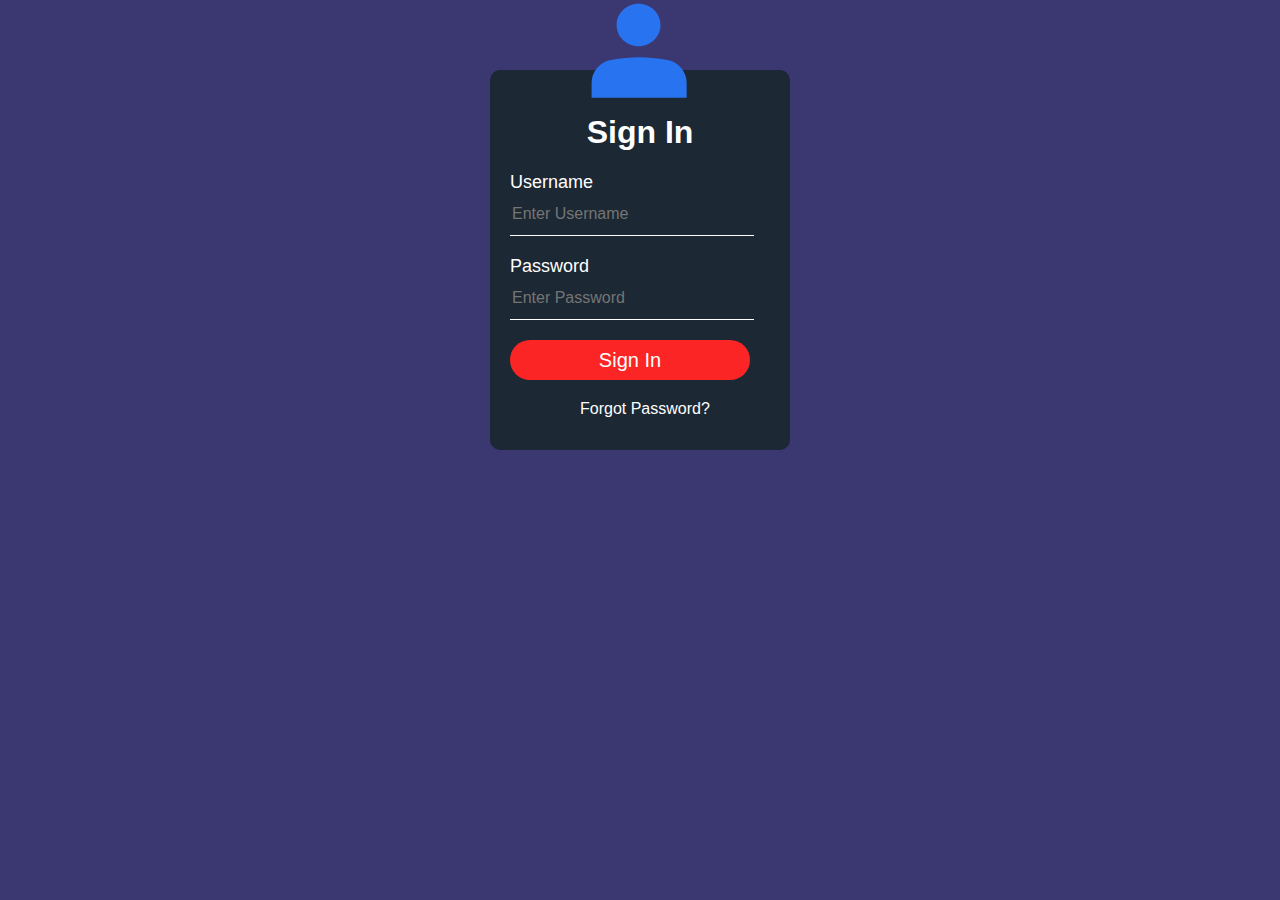
<file: signin .html>
<!DOCTYPE html>
<!DOCTYPE html>
<html lang="en">
<head>
    <meta charset="UTF-8">
    <meta name="viewport" content="width=device-width, initial-scale=1.0">
    <title>Login Form | By Code Info</title>
    <link rel="stylesheet" href="signin.css">
</head>
<body>
    <div class="loginbox">
        <img class="logo" src="lag.svg">
        <h1>Sign In</h1>
        <form>
            <label>Username</label>
            <input type="text" placeholder="Enter Username">
            <label>Password</label>
            <input type="password" placeholder="Enter Password">
            <input type="submit" value="Sign In">
        <closeform></closeform></form>
        <a href="#">Forgot Password?</a>
    </div>
</body>
</html>
</file>
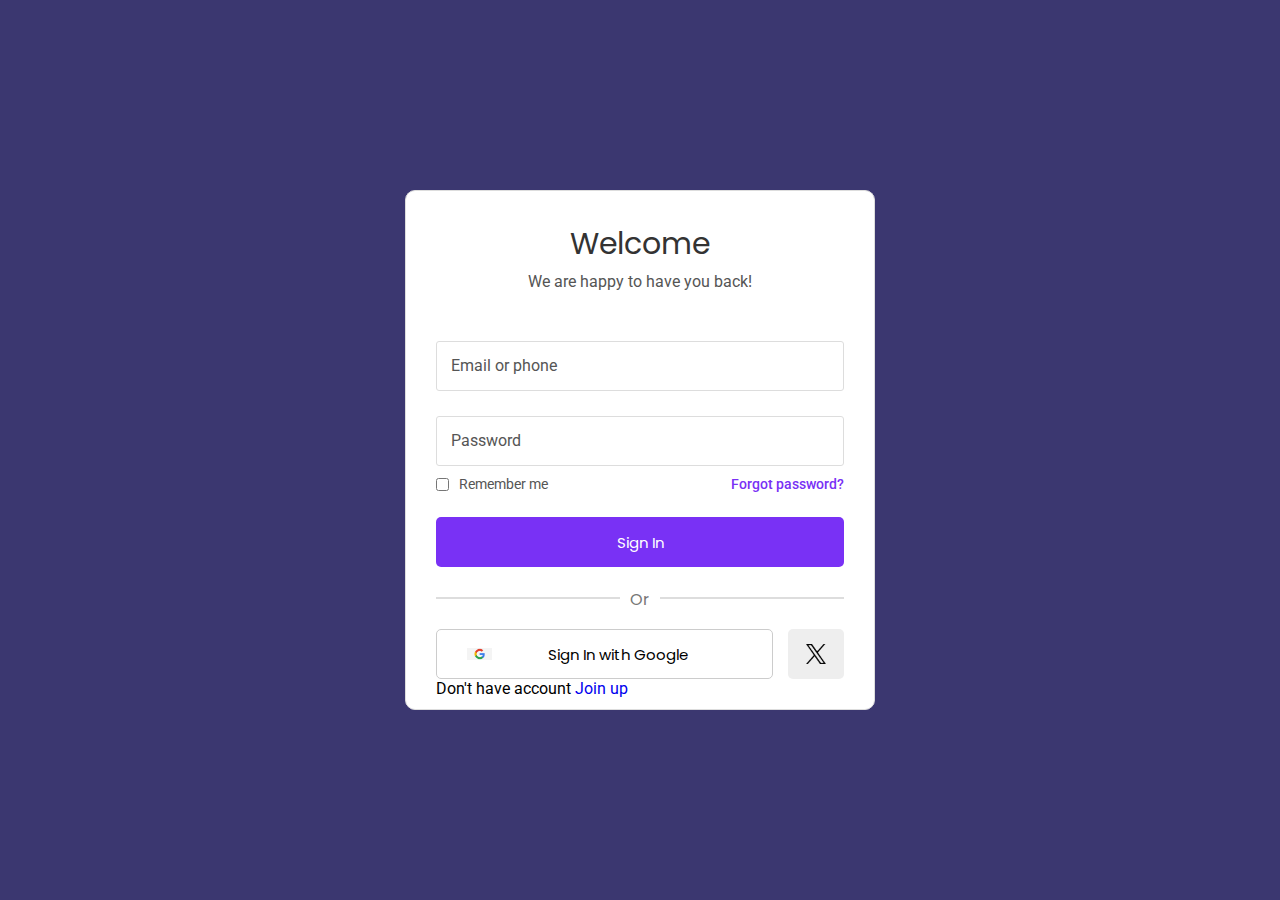
<file: signin2.html>
<!DOCTYPE html>
<html lang="en">
<head>
    <meta charset="UTF-8">
    <meta name="viewport" content="width=device-width, initial-scale=1.0">
    <title>Join In | Ludiflex</title>
    <link rel="stylesheet" href="signin2.css">
</head>
<body>
    <div class="login-box">
        <div class="login-header">
            <header>Welcome</header>
            <p>We are happy to have you back!</p>
        </div>
        <div class="input-box">
            <input type="text" class="input-field" id="email" autocomplete="off" required>
            <label for="email">Email or phone</label>
        </div>
        <div class="input-box">
            <input type="password" class="input-field" id="password" autocomplete="off" required>
            <label for="password">Password</label>
        </div>
        <div class="forgot">
            <section>
                <input type="checkbox" id="check">
                <label for="check">Remember me</label>
            </section>
            <section>
                <a href="#" class="forgot-link">Forgot password?</a>
            </section>
        </div>
        <div class="input-box">
            <input type="submit" class="input-submit" value="Sign In">
        </div>
        <div class="middle-text">
            <hr>
            <p class="or-text">Or</p>
        </div>
        <div class="social-sign-in">
            <button class="input-google">
                 <img src="google logo.png" alt="">
                 <p>Sign In with Google</p>
            </button>
            <button class="input-twitter">
                <img src="logo-black.png.twimg.1920.png" alt="">
            </button>
            
        </div>
        <div class="join-up">
            <p>Don't have account <a href="#">Join up </a></p>
        </div>
    </div>
</body>
</html>
</file>
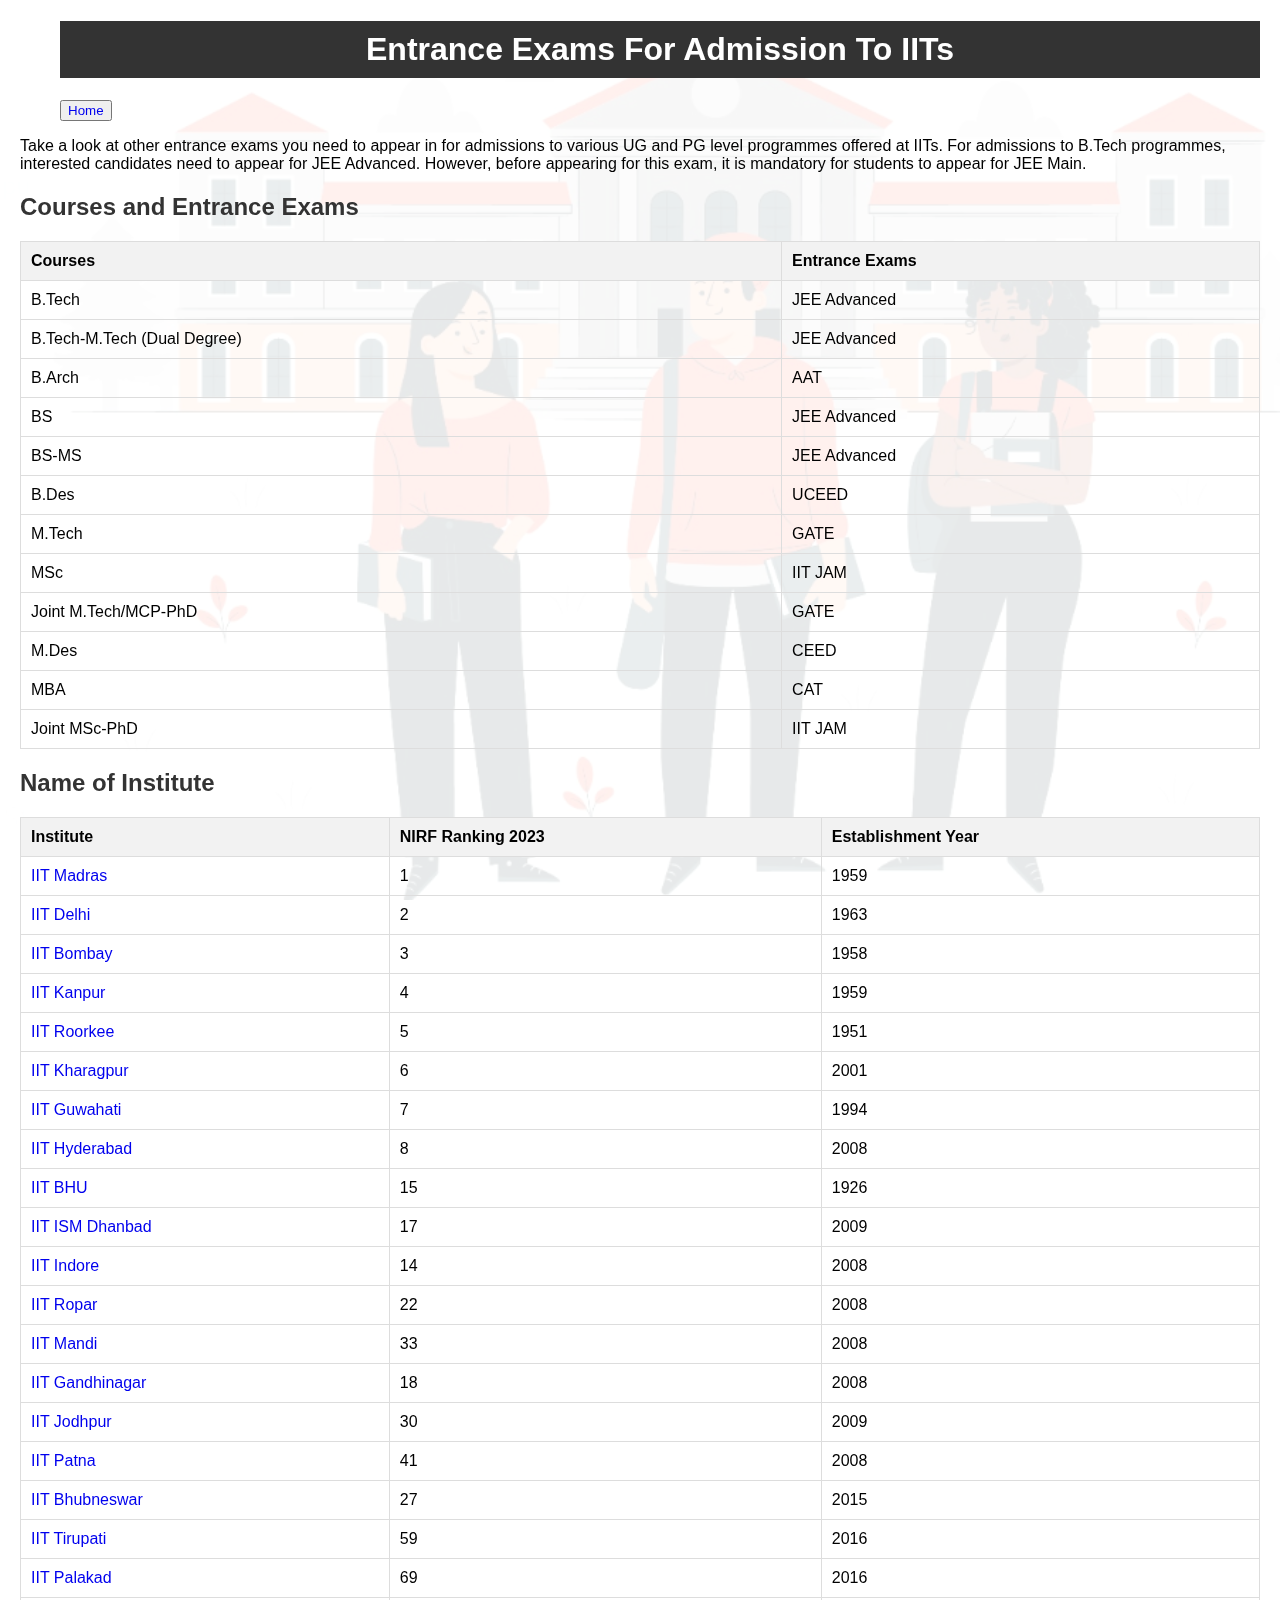
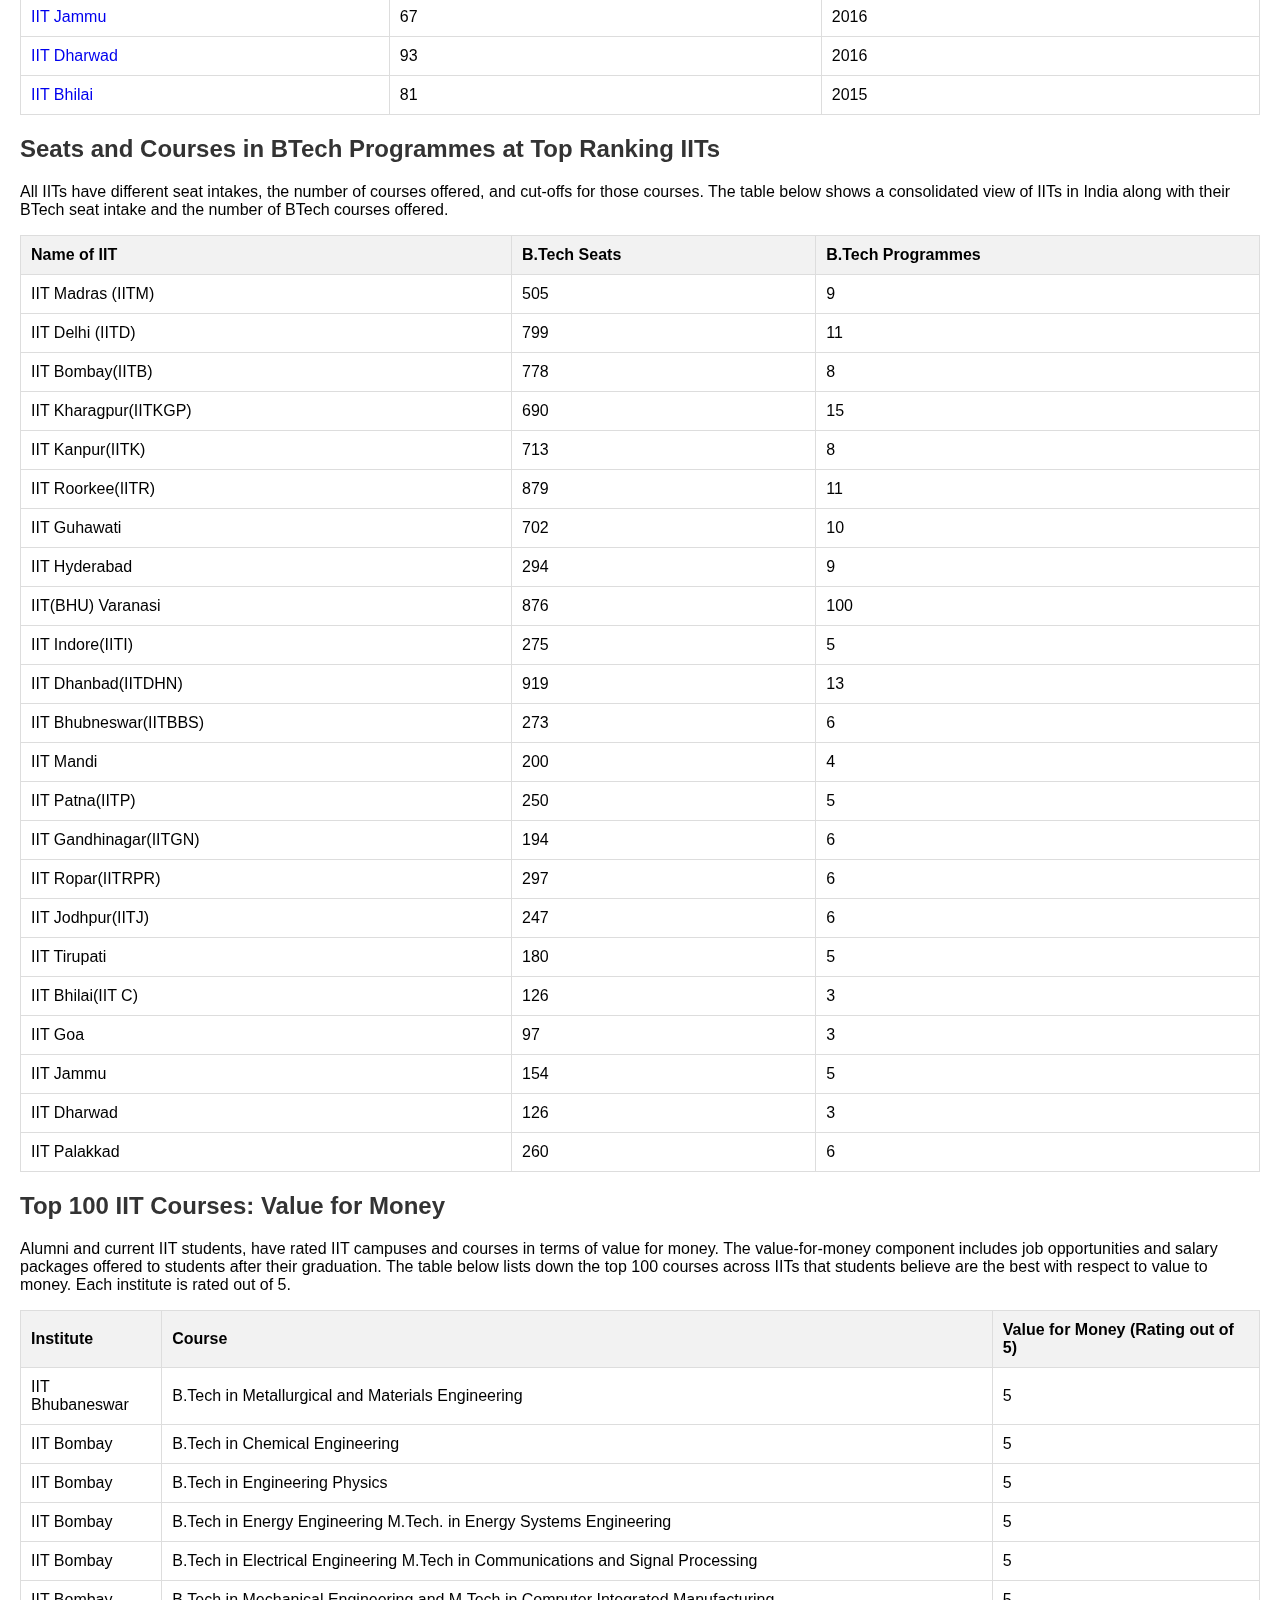
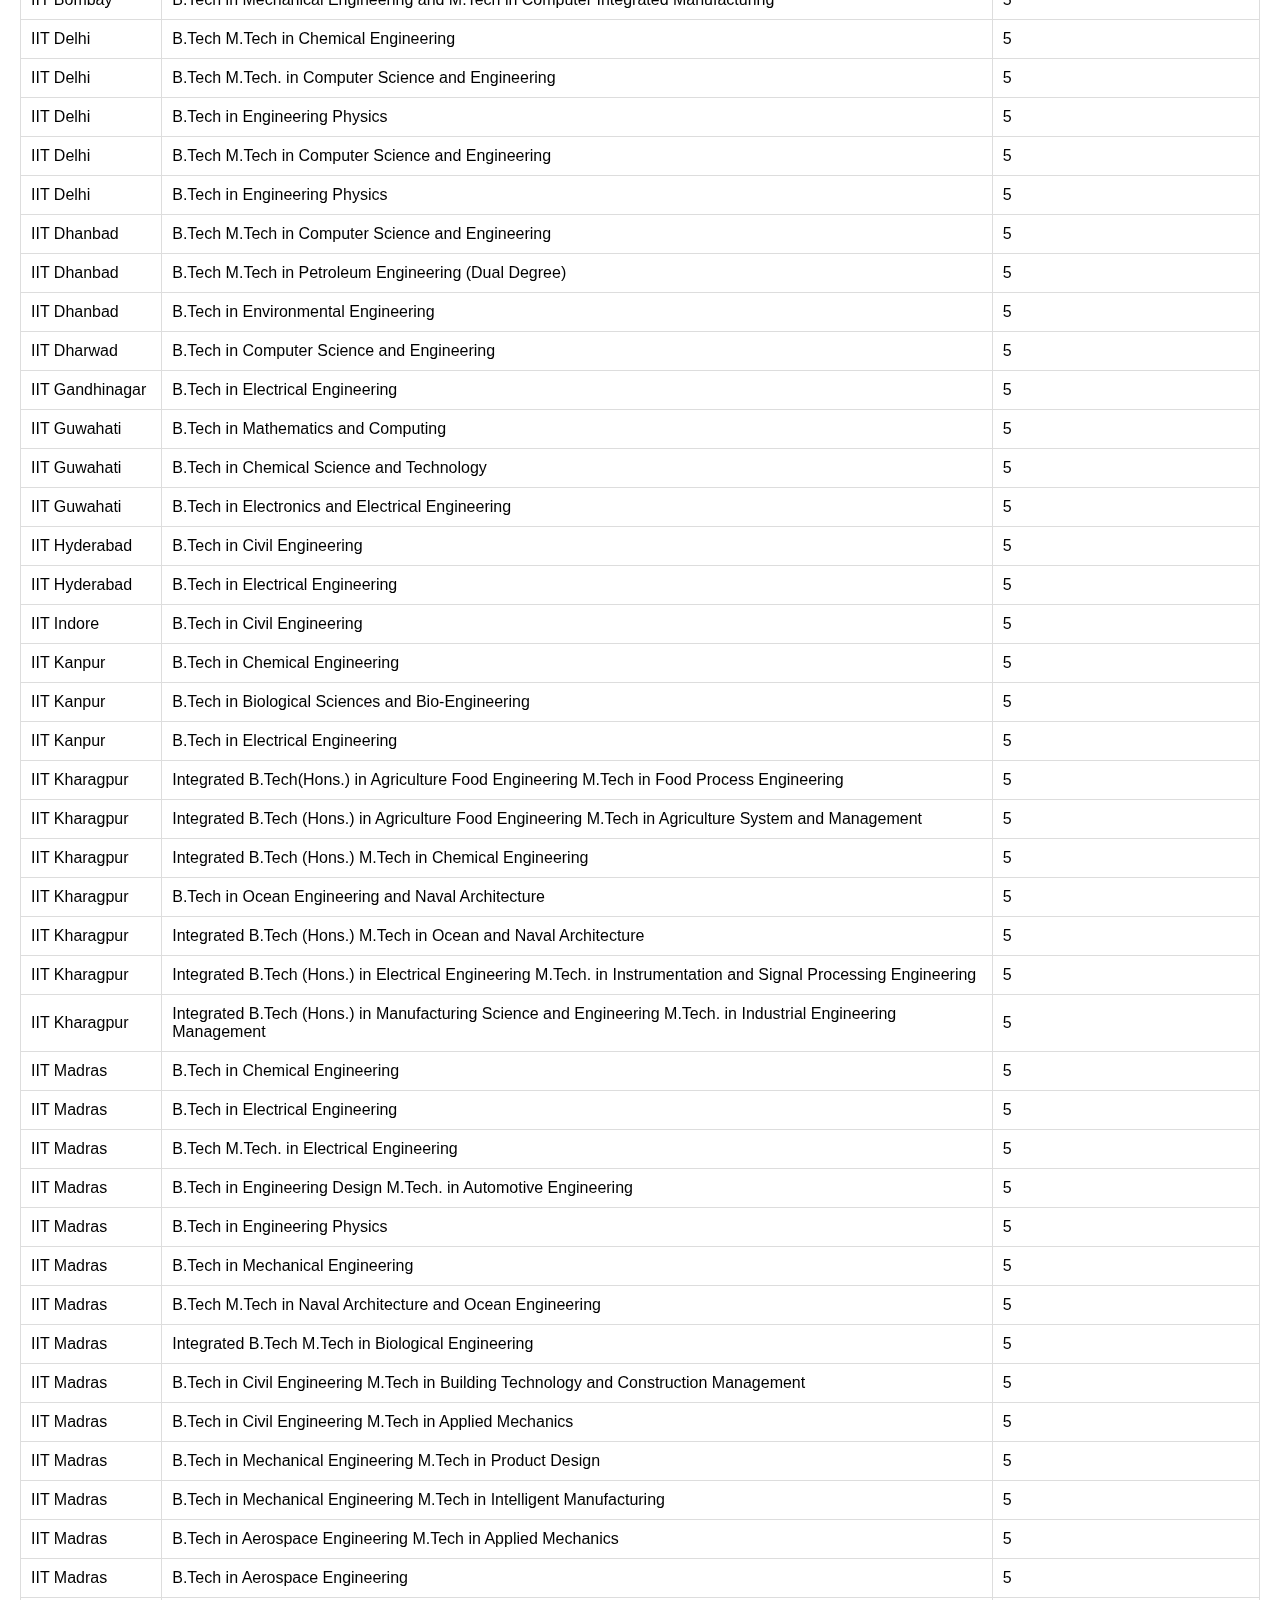
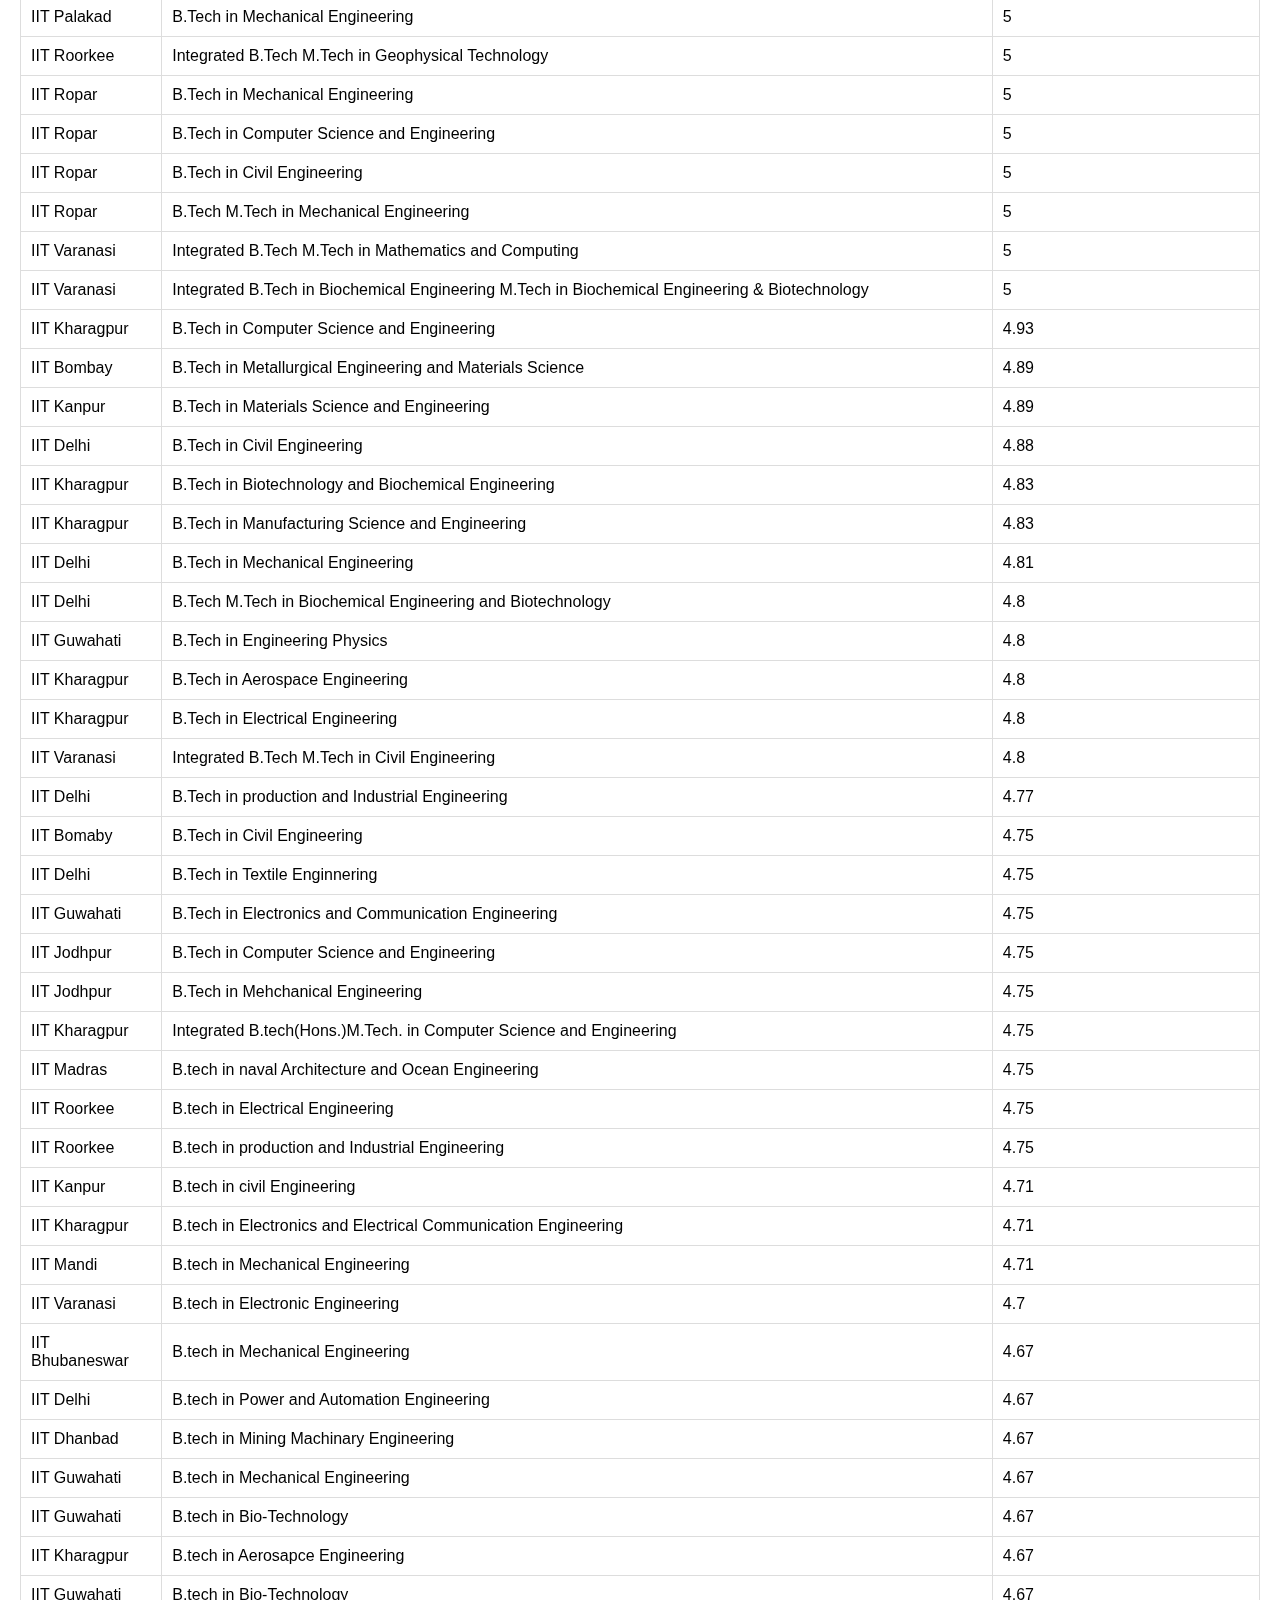
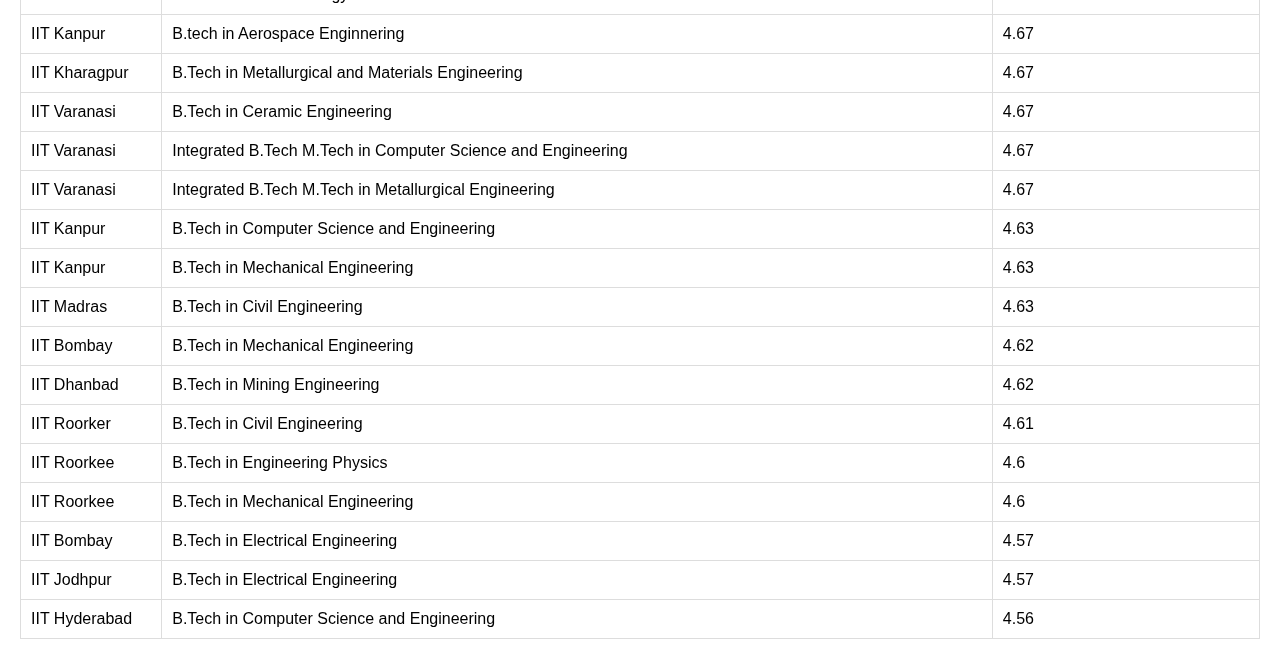
<file: table1.html>
<!DOCTYPE html>
<html>
<head>
    <meta charset="UTF-8">
    <meta name="viewport" content="width=device-width, initial-scale=1.0">
    <title>Entrance Exams and IIT Programs</title>
    <link rel="stylesheet" href="table1.css">
</head>
<body>
   <ul class="flex"><li><h1>Entrance Exams For Admission To IITs</h1></li>
<li>
    <li><button><a href="index.html" class="hover-link">Home</a></button></li>
</li></ul>
    <p>Take a look at other entrance exams you need to appear in for admissions to various UG and PG
        level programmes offered at IITs. For admissions to B.Tech programmes, interested candidates need
        to appear for JEE Advanced. However, before appearing for this exam, it is mandatory for students
        to appear for JEE Main.</p>

    <h2>Courses and Entrance Exams</h2>
    <table>
        <tr>
            <th>Courses</th>
            <th>Entrance Exams</th>
        </tr>
        <tr>
            <td>B.Tech</td>
            <td>JEE Advanced</td>
        </tr>
        <tr>
            <td>B.Tech-M.Tech (Dual Degree)</td>
            <td>JEE Advanced</td>
        </tr>
        <tr>
            <td>B.Arch </td>
            <td>AAT</td>
        </tr>
        <tr>
            <td>BS</td>
            <td>JEE Advanced</td>
        </tr>
        <tr>
            <td>BS-MS</td>
            <td>JEE Advanced</td>
        </tr>
        <tr>
            <td>B.Des </td>
            <td>UCEED</td>
        </tr>
        <tr>
            <td>M.Tech </td>
            <td>GATE </td>
        </tr>
        <tr>
            <td>MSc </td>
            <td>IIT JAM</td>
        </tr>
        <tr>
            <td>Joint M.Tech/MCP-PhD</td>
            <td> GATE</td>
        </tr>
        <tr>
            <td>M.Des</td>
            <td> CEED</td>
        </tr>
        <tr>
            <td>MBA </td>
            <td>CAT</td>
        </tr>
        <tr>
            <td>Joint MSc-PhD</td>
            <td> IIT JAM </td>
        </tr>
        <!-- Add more rows for other courses and exams -->
    </table>

    <h2>Name of Institute</h2>
    <table>
        <tr>
            <th>Institute</th>
            <th>NIRF Ranking 2023</th>
            <th>Establishment Year</th>
        </tr>
        <tr>
            <td><a href="https://www.iitm.ac.in/">IIT Madras</a></td>
            <td>1</td>
            <td>1959</td>
        </tr>
        <tr>
            <td><a href="https://home.iitd.ac.in/">IIT Delhi</a></td>
            <td>2</td>
            <td>1963</td>
        </tr>
        <tr>
            <td><a href="https://www.iitb.ac.in/">IIT Bombay</a>  </td>
            <td>3</td>
            <td>1958</td>
        </tr>
        <tr>
            <td><a href="https://www.iitk.ac.in/">IIT Kanpur</a></td>
            <td>4</td>
            <td>1959</td>
        </tr>
        <tr>
            <td><a href="https://www.iitr.ac.in/">IIT Roorkee</a></td>
            <td>5</td>
            <td>1951</td>
        </tr>
        <tr>
            <td><a href="https://www.iitkgp.ac.in/">IIT Kharagpur</a></td>
            <td>6</td>
            <td>2001</td>
        </tr>
        <tr>
            <td><a href="https://www.iitg.ac.in/">IIT Guwahati</a></td>
            <td>7</td>
            <td>1994</td>
        </tr>
        <tr>
            <td><a href="https://www.iith.ac.in/">IIT Hyderabad</a></td>
            <td>8</td>
            <td>2008</td>
        </tr>
        <tr>
            <td><a href="https://iitbhu.ac.in/">IIT BHU</a></td>
            <td>15</td>
            <td>1926</td>
        </tr>
        <tr>
            <td><a href="https://www.iitism.ac.in/">IIT ISM Dhanbad</a></td>
            <td>17</td>
            <td>2009</td>
        </tr>
        <tr>
            <td><a href="https://www.iiti.ac.in/">IIT Indore</a></td>
            <td>14</td>
            <td>2008</td>
        </tr>
        <tr>
            <td><a href="https://www.iitrpr.ac.in/">IIT Ropar</a></td>
            <td>22</td>
            <td>2008</td>
        </tr>
        <tr>
            <td><a href="https://www.iitmandi.ac.in/">IIT Mandi</a></td>
            <td>33</td>
            <td>2008</td>
        </tr>
        <tr>
            <td><a href="https://iitgn.ac.in/">IIT Gandhinagar</a></td>
            <td>18</td>
            <td>2008</td>
        </tr>
        <tr>
            <td><a href="https://www.iitj.ac.in/">IIT Jodhpur</a></td>
            <td>30</td>
            <td>2009</td>
        </tr>
        <tr>
            <td><a href="https://www.iitp.ac.in/">IIT Patna</a></td>
            <td>41</td>
            <td>2008</td>
        </tr>
        <tr>
            <td><a href="https://www.iitbbs.ac.in/">IIT Bhubneswar</a></td>
            <td>27</td>
            <td>2015</td>
        </tr>
        <tr>
            <td><a href="https://www.iittp.ac.in/">IIT Tirupati</a></td>
            <td>59</td>
            <td>2016</td>
        </tr>
        <tr>
            <td><a href="https://www.iitpkd.ac.in/">IIT Palakad</a></td>
            <td>69</td>
            <td>2016</td>
        </tr>
        <tr>
            <td><a href="https://www.iitjammu.ac.in/">IIT Jammu</a></td>
            <td>67</td>
            <td>2016</td>
        </tr>
        <tr>
            <td><a href="https://www.iitdh.ac.in/">IIT Dharwad</a></td>
            <td>93</td>
            <td>2016</td>
        </tr>
        <tr>
            <td><a href="https://www.iitbhilai.ac.in/">IIT Bhilai</a></td>
            <td>81</td>
            <td>2015</td>
        </tr>
        
        <!-- Add more rows for other institutes -->
    </table>
   <h2>Seats and Courses in BTech Programmes at Top Ranking IITs</h2>
   <p>All IITs have different seat intakes, the number of courses offered, and cut-offs for those courses.
    The table below shows a consolidated view of IITs in India along with their BTech seat intake and the
    number of BTech courses offered.</p>
    <table>
        <tr>
            <th>Name of IIT</th>
            <th>B.Tech Seats</th>
            <th>B.Tech Programmes</th>
        </tr>
        <tr>
            <td>IIT Madras (IITM)</td>
            <td>505</td>
            <td>9</td>
        </tr>
        <tr>
            <td>IIT Delhi (IITD)</td>
            <td>799</td>
            <td>11</td>
        </tr>
        <tr>
            <td>IIT Bombay(IITB)</td>
            <td>778</td>
            <td>8</td>
        </tr>
        <tr>
            <td>IIT Kharagpur(IITKGP)</td>
            <td>690</td>
            <td>15</td>
        </tr>
        <tr>
            <td>IIT Kanpur(IITK)</td>
            <td>713</td>
            <td>8</td>
        </tr>
        <tr>
            <td>IIT Roorkee(IITR)</td>
            <td>879</td>
            <td>11</td>
        </tr>
        <tr>
            <td>IIT Guhawati</td>
            <td>702</td>
            <td>10</td>
        </tr>
        <tr>
            <td>IIT Hyderabad</td>
            <td>294</td>
            <td>9</td>
        </tr>
        <tr>
            <td>IIT(BHU) Varanasi</td>
            <td>876</td>
            <td>100</td>
        </tr>
        <tr>
            <td>IIT Indore(IITI)</td>
            <td>275</td>
            <td>5</td>
        </tr>
        <tr>
            <td>IIT Dhanbad(IITDHN)</td>
            <td>919</td>
            <td>13</td>
        </tr>
        <tr>
            <td>IIT Bhubneswar(IITBBS)</td>
            <td>273</td>
            <td>6</td>
        </tr><tr>
            <td>IIT  Mandi</td>
            <td>200</td>
            <td>4</td>
        </tr>
        <tr>
            <td>IIT Patna(IITP)</td>
            <td>250</td>
            <td>5</td>
        </tr>
        <tr>
            <td>IIT Gandhinagar(IITGN)</td>
            <td>194</td>
            <td>6</td>
        </tr>
        <tr>
            <td>IIT Ropar(IITRPR)</td>
            <td>297</td>
            <td>6</td>
        </tr>
        <tr>
            <td>IIT Jodhpur(IITJ)</td>
            <td>247</td>
            <td>6</td>
        </tr>
        <tr>
            <td>IIT Tirupati</td>
            <td>180</td>
            <td>5</td>
        </tr>
        <tr>
            <td>IIT Bhilai(IIT C)</td>
            <td>126</td>
            <td>3</td>
        </tr>
        <tr>
            <td>IIT Goa</td>
            <td>97</td>
            <td>3</td>
        </tr>
        <tr>
            <td>IIT Jammu</td>
            <td>154</td>
            <td>5</td>
        </tr>
        <tr>
            <td>IIT Dharwad</td>
            <td>126</td>
            <td>3</td>
        </tr>
        <tr>
            <td>IIT Palakkad</td>
            <td>260</td>
            <td>6</td>
        </tr>
        <!-- Add more rows for other IITs -->
    </table>
    <!-- <tr>
        <td></td>
        <td></td>
        <td></td>
    </tr> -->

    <h2>Top 100 IIT Courses: Value for Money</h2>
    <p>Alumni and current IIT students, have rated IIT campuses and courses in terms of value
        for money. The value-for-money component includes job opportunities and salary packages offered
        to students after their graduation. The table below lists down the top 100 courses across IITs that
        students believe are the best with respect to value to money. Each institute is rated out of 5.</p>
    <table>
        <tr>
            <th>Institute</th>
            <th>Course</th>
            <th>Value for Money (Rating out of 5)</th>
        </tr>
        <tr>
            <td>IIT Bhubaneswar</td>
            <td>B.Tech in Metallurgical and Materials Engineering</td>
            <td>5</td>
        </tr>
        <tr>
            <td>IIT Bombay</td>
            <td>B.Tech in Chemical Engineering</td>
            <td>5</td>
        </tr>
        <tr>
            <td>IIT Bombay</td>
            <td>B.Tech in Engineering Physics</td>
            <td>5</td>
        </tr>
        <tr>
            <td>IIT Bombay</td>
            <td>B.Tech in Energy Engineering M.Tech. in Energy Systems
                Engineering</td>
            <td>5</td>
        </tr>
        <tr>
            <td>IIT Bombay</td>
            <td>B.Tech in Electrical Engineering M.Tech in Communications
                and Signal Processing</td>
            <td>5</td>
        </tr>
        <tr>
            <td>IIT Bombay</td>
            <td>B.Tech in Mechanical Engineering and M.Tech in Computer
                Integrated Manufacturing</td>
            <td>5</td>
        </tr>
        <tr>
            <td>IIT Delhi</td>
            <td>B.Tech M.Tech in Chemical Engineering</td>
            <td>5</td>
        </tr>
        <tr>
            <td>IIT Delhi</td>
            <td>B.Tech M.Tech. in Computer Science and Engineering</td>
            <td>5</td>
        </tr>
        <tr>
            <td>IIT Delhi</td>
            <td>B.Tech in Engineering Physics</td>
            <td>5</td>
        </tr>
        <tr>
            <td>IIT Delhi</td>
            <td>B.Tech M.Tech in Computer Science and Engineering</td>
            <td>5</td>
        </tr>
        <tr>
            <td>IIT Delhi</td>
            <td>B.Tech in Engineering Physics </td>
            <td>5</td>
        </tr>
        <tr>
            <td>IIT Dhanbad</td>
            <td>B.Tech M.Tech in Computer Science and Engineering </td>
            <td>5</td>
        </tr>
        <tr>
            <td>IIT Dhanbad</td>
            <td>B.Tech M.Tech in Petroleum Engineering (Dual Degree)</td>
            <td>5</td>
        </tr>
        <tr>
            <td>IIT Dhanbad</td>
            <td>B.Tech in Environmental Engineering </td>
            <td>5</td>
        </tr>
        <tr>
            <td>IIT Dharwad</td>
            <td>B.Tech in Computer Science and Engineering</td>
            <td>5</td>
        </tr>
        <tr>
            <td>IIT Gandhinagar</td>
            <td>B.Tech in Electrical Engineering </td>
            <td>5</td>
        </tr>
        <tr>
            <td>IIT Guwahati</td>
            <td>B.Tech in Mathematics and Computing </td>
            <td>5</td>
        </tr>
        <tr>
            <td>IIT Guwahati</td>
            <td>B.Tech in Chemical Science and Technology</td>
            <td>5</td>
        </tr>
        <tr>
            <td>IIT Guwahati</td>
            <td>B.Tech in Electronics and Electrical Engineering </td>
            <td>5</td>
        </tr>
        <tr>
            <td>IIT Hyderabad</td>
            <td>B.Tech in Civil Engineering </td>
            <td>5</td>
        </tr>
        <tr>
            <td>IIT Hyderabad</td>
            <td>B.Tech in Electrical Engineering  </td>
            <td>5</td>
        </tr>
        <tr>
            <td>IIT Indore </td>
            <td>B.Tech in Civil Engineering</td>
            <td>5</td>
        </tr>
        <tr>
            <td>IIT Kanpur </td>
            <td>B.Tech in Chemical Engineering </td>
            <td>5</td>
        </tr>
        <tr>
            <td>IIT Kanpur </td>
            <td>B.Tech in Biological Sciences and Bio-Engineering </td>
            <td>5</td>
        </tr>
        <tr>
            <td>IIT Kanpur </td>
            <td>B.Tech in Electrical Engineering </td>
            <td>5</td>
        </tr>
        <tr>
            <td>IIT Kharagpur </td>
            <td>Integrated B.Tech(Hons.) in Agriculture Food Engineering
                M.Tech in Food Process Engineering</td>
            <td>5</td>
        </tr>
        <tr>
            <td>IIT Kharagpur</td>
            <td>Integrated B.Tech (Hons.) in Agriculture Food Engineering
                M.Tech in Agriculture System and Management
                </td>
            <td>5</td>
        </tr>
        <tr>
            <td>IIT Kharagpur</td>
            <td>Integrated B.Tech (Hons.) M.Tech in Chemical Engineering</td>
            <td>5</td>
        </tr>
        <tr>
            <td>IIT Kharagpur</td>
            <td>B.Tech in Ocean Engineering and Naval Architecture </td>
            <td>5</td>
        </tr>
        <tr>
            <td>IIT Kharagpur</td>
            <td>Integrated B.Tech (Hons.) M.Tech in Ocean and Naval Architecture</td>
            <td>5</td>
        </tr>
        <tr>
            <td>IIT Kharagpur</td>
            <td>Integrated B.Tech (Hons.) in Electrical Engineering M.Tech. in
                Instrumentation and Signal Processing Engineering</td>
            <td>5</td>
        </tr>
        <tr>
            <td>IIT Kharagpur</td>
            <td>Integrated B.Tech (Hons.) in Manufacturing Science and
                Engineering M.Tech. in Industrial Engineering Management</td>
            <td>5</td>
        </tr>
        <tr>
            <td>IIT Madras</td>
            <td>B.Tech in Chemical Engineering</td>
            <td>5</td>
        </tr>
        <tr>
            <td>IIT Madras</td>
            <td>B.Tech in Electrical Engineering</td>
            <td>5</td>
        </tr>
        <tr>
            <td>IIT Madras</td>
            <td>B.Tech M.Tech. in Electrical Engineering</td>
            <td>5</td>
        </tr>
        <tr>
            <td>IIT Madras</td>
            <td>B.Tech in Engineering Design M.Tech. in Automotive
                Engineering</td>
            <td>5</td>
        </tr>
        <tr>
            <td>IIT Madras</td>
            <td>B.Tech in Engineering Physics</td>
            <td>5</td>
        </tr>
        <tr>
            <td>IIT Madras</td>
            <td>B.Tech in Mechanical Engineering</td>
            <td>5</td>
        </tr>
        <tr>
            <td>IIT Madras</td>
            <td>B.Tech M.Tech in Naval Architecture and Ocean Engineering</td>
            <td>5</td>
        </tr>
        <tr>
            <td>IIT Madras</td>
            <td>Integrated B.Tech M.Tech in Biological Engineering</td>
            <td>5</td>
        </tr>
        <tr>
            <td>IIT Madras</td>
            <td>B.Tech in Civil Engineering M.Tech in Building Technology
                and Construction Management</td>
            <td>5</td>
        </tr>
        <tr>
            <td>IIT Madras</td>
            <td>B.Tech in Civil Engineering M.Tech in Applied Mechanics</td>
            <td>5</td>
        </tr>
        <tr>
            <td>IIT Madras</td>
            <td>B.Tech in Mechanical Engineering M.Tech in Product Design </td>
            <td>5</td>
        </tr>
        <tr>
            <td>IIT Madras</td>
            <td>B.Tech in Mechanical Engineering M.Tech in Intelligent Manufacturing</td>
            <td>5</td>
        </tr>
        <tr>
            <td>IIT Madras</td>
            <td>B.Tech in Aerospace Engineering M.Tech in Applied Mechanics</td>
            <td>5</td>
        </tr>
        <tr>
            <td>IIT Madras</td>
            <td>B.Tech in Aerospace Engineering </td>
            <td>5</td>
        </tr>
        <tr>
            <td>IIT Palakad</td>
            <td>B.Tech in Mechanical Engineering </td>
            <td>5</td>
        </tr>
        <tr>
            <td>IIT Roorkee</td>
            <td>Integrated B.Tech M.Tech in Geophysical Technology  </td>
            <td>5</td>
        </tr>
        <tr>
            <td>IIT Ropar</td>
            <td>B.Tech in Mechanical Engineering</td>
            <td>5</td>
        </tr>
        <tr>
            <td>IIT Ropar</td>
            <td>B.Tech in Computer Science and Engineering </td>
            <td>5</td>
        </tr>
        <tr>
            <td>IIT Ropar</td>
            <td>B.Tech in Civil Engineering</td>
            <td>5</td>
        </tr>
        <tr>
            <td>IIT Ropar</td>
            <td>B.Tech M.Tech in Mechanical Engineering </td>
            <td>5</td>
        </tr>
        <tr>
            <td>IIT Varanasi</td>
            <td>Integrated B.Tech M.Tech in Mathematics and Computing </td>
            <td>5</td>
        </tr>
        <tr>
            <td>IIT Varanasi</td>
            <td>Integrated B.Tech in Biochemical Engineering M.Tech in
                Biochemical Engineering & Biotechnology </td>
            <td>5</td>
        </tr>
        <tr>
            <td>IIT Kharagpur</td>
            <td>B.Tech in Computer Science and Engineering  </td>
            <td>4.93</td>
        </tr>
        <tr>
            <td>IIT Bombay </td>
            <td>B.Tech in Metallurgical Engineering and Materials Science </td>
            <td>4.89</td>
        </tr>
        <tr>
            <td>IIT Kanpur</td>
            <td>B.Tech in Materials Science and Engineering</td>
            <td>4.89</td>
        </tr>
        <tr>
            <td>IIT  Delhi</td>
            <td>B.Tech in Civil Engineering</td>
            <td>4.88</td>
        </tr>
        <tr>
            <td>IIT  Kharagpur</td>
            <td>B.Tech in Biotechnology and Biochemical Engineering</td>
            <td>4.83</td>
        </tr>
        <tr>
            <td>IIT  Kharagpur</td>
            <td>B.Tech in Manufacturing Science and Engineering </td>
            <td>4.83</td>
        </tr>
        <tr>
            <td>IIT  Delhi</td>
            <td>B.Tech in Mechanical Engineering</td>
            <td>4.81</td>
        </tr>
        <tr>
            <td>IIT  Delhi</td>
            <td>B.Tech M.Tech in Biochemical Engineering and Biotechnology</td>
            <td>4.8</td>
        </tr>
        <tr>
            <td>IIT Guwahati</td>
            <td>B.Tech in Engineering Physics </td>
            <td>4.8</td>
        </tr>
        <tr>
            <td>IIT Kharagpur</td>
            <td>B.Tech in Aerospace Engineering</td>
            <td>4.8</td>
        </tr>
        <tr>
            <td>IIT Kharagpur</td>
            <td>B.Tech in Electrical Engineering</td>
            <td>4.8</td>
        </tr>
        <tr>
            <td>IIT Varanasi</td>
            <td>Integrated B.Tech M.Tech in Civil Engineering</td>
            <td>4.8</td>
        </tr>
        <tr>
            <td>IIT Delhi</td>
            <td>B.Tech in production and Industrial Engineering</td>
            <td>4.77</td>
        </tr>
        <tr>
            <td>IIT Bomaby</td>
            <td>B.Tech in Civil Engineering</td>
            <td>4.75</td>
        </tr>
        <tr>
            <td>IIT Delhi</td>
            <td>B.Tech in Textile Enginnering</td>
            <td>4.75</td>
        </tr>
        <tr>
            <td>IIT Guwahati</td>
            <td>B.Tech in Electronics and Communication Engineering</td>
            <td>4.75</td>
        </tr>
        <tr>
            <td>IIT Jodhpur</td>
            <td>B.Tech in Computer Science and Engineering</td>
            <td>4.75</td>
        </tr>
        <tr>
            <td>IIT Jodhpur</td>
            <td>B.Tech in Mehchanical Engineering</td>
            <td>4.75</td>
        </tr>
        <tr>
            <td>IIT Kharagpur</td>
            <td>Integrated B.tech(Hons.)M.Tech. in Computer Science and Engineering</td>
            <td>4.75</td>
        </tr>
        <tr>
            <td>IIT Madras</td>
            <td>B.tech in naval Architecture and Ocean Engineering</td>
            <td>4.75</td>
        </tr>
        <tr>
            <td>IIT Roorkee</td>
            <td> B.tech in Electrical Engineering</td>
            <td>4.75</td>
        </tr>
        <tr>
            <td>IIT Roorkee</td>
            <td>B.tech in production and Industrial Engineering</td>
            <td>4.75</td>
        </tr>
        <tr>
            <td>IIT Kanpur</td>
            <td>B.tech in civil Engineering</td>
            <td>4.71</td>
        </tr>
        <tr>
            <td>IIT Kharagpur</td>
            <td>B.tech in Electronics and Electrical Communication Engineering</td>
            <td>4.71</td>
        </tr>
        <tr>
            <td>IIT Mandi</td>
            <td>B.tech in Mechanical Engineering</td>
            <td>4.71</td>
        </tr>
        <tr>
            <td>IIT Varanasi</td>
            <td>B.tech in Electronic Engineering</td>
            <td>4.7</td>
        </tr>
        <tr>
            <td>IIT Bhubaneswar </td>
            <td>B.tech in Mechanical Engineering</td>
            <td>4.67</td>
        </tr>
        <tr>
            <td>IIT Delhi</td>
            <td>B.tech in Power and Automation Engineering </td>
            <td>4.67</td>
        </tr>
        <tr>
            <td>IIT Dhanbad</td>
            <td>B.tech in Mining Machinary Engineering</td>
            <td>4.67</td>
        </tr>
        <tr>
            <td>IIT Guwahati</td>
            <td>B.tech in Mechanical Engineering</td>
            <td>4.67</td>
        </tr>
        <tr>
            <td>IIT Guwahati</td>
            <td>B.tech in Bio-Technology</td>
            <td>4.67</td>
        </tr>
        <tr>
            <td>IIT Kharagpur</td>
            <td>B.tech in Aerosapce Engineering</td>
            <td>4.67</td>
        </tr>
        <tr>
            <td>IIT Guwahati</td>
            <td>B.tech in Bio-Technology</td>
            <td>4.67</td>
        </tr>
        <tr>
            <td>IIT Kanpur</td>
            <td>B.tech in Aerospace Enginnering</td>
            <td>4.67</td>
        </tr>
        <tr>
            <td>IIT Kharagpur</td>
            <td>B.Tech in Metallurgical and Materials Engineering</td>
            <td>4.67</td>
        </tr>
        <tr>
            <td>IIT Varanasi</td>
            <td>B.Tech in Ceramic Engineering</td>
            <td>4.67</td>
        </tr>
        <tr>
            <td>IIT Varanasi</td>
            <td>Integrated B.Tech M.Tech in Computer Science and
                Engineering</td>
            <td>4.67</td>
        </tr>
        <tr>
            <td>IIT Varanasi</td>
            <td>Integrated B.Tech M.Tech in Metallurgical Engineering</td>
            <td>4.67</td>
        </tr>
        <tr>
            <td>IIT Kanpur</td>
            <td>B.Tech in Computer Science and Engineering</td>
            <td>4.63</td>
        </tr>
        <tr>
            <td>IIT Kanpur</td>
            <td>B.Tech in Mechanical Engineering </td>
            <td>4.63</td>
        </tr>
        <tr>
            <td>IIT Madras</td>
            <td>B.Tech in Civil Engineering</td>
            <td>4.63</td>
        </tr>
        <tr>
            <td>IIT Bombay</td>
            <td>B.Tech in Mechanical Engineering</td>
            <td>4.62</td>
        </tr>
        <tr>
            <td>IIT Dhanbad</td>
            <td>B.Tech in Mining Engineering</td>
            <td>4.62</td>
        </tr>
        <tr>
            <td>IIT Roorker</td>
            <td>B.Tech in Civil Engineering</td>
            <td>4.61</td>
        </tr>
        <tr>
            <td>IIT Roorkee</td>
            <td>B.Tech in Engineering Physics</td>
            <td>4.6</td>
        </tr>
        <tr>
            <td>IIT Roorkee</td>
            <td>B.Tech in Mechanical Engineering</td>
            <td>4.6</td>
        </tr>
        <tr>
            <td>IIT Bombay</td>
            <td>B.Tech in Electrical Engineering</td>
            <td>4.57</td>
        </tr>
        <tr>
            <td>IIT Jodhpur</td>
            <td>B.Tech in Electrical Engineering</td>
            <td>4.57</td>
        </tr>
        <tr>
            <td>IIT Hyderabad</td>
            <td>B.Tech in Computer Science and Engineering</td>
            <td>4.56</td>
        </tr>
       <!-- Add more rows for other courses and institutes -->
    </table>
</body>
</html>
</file>
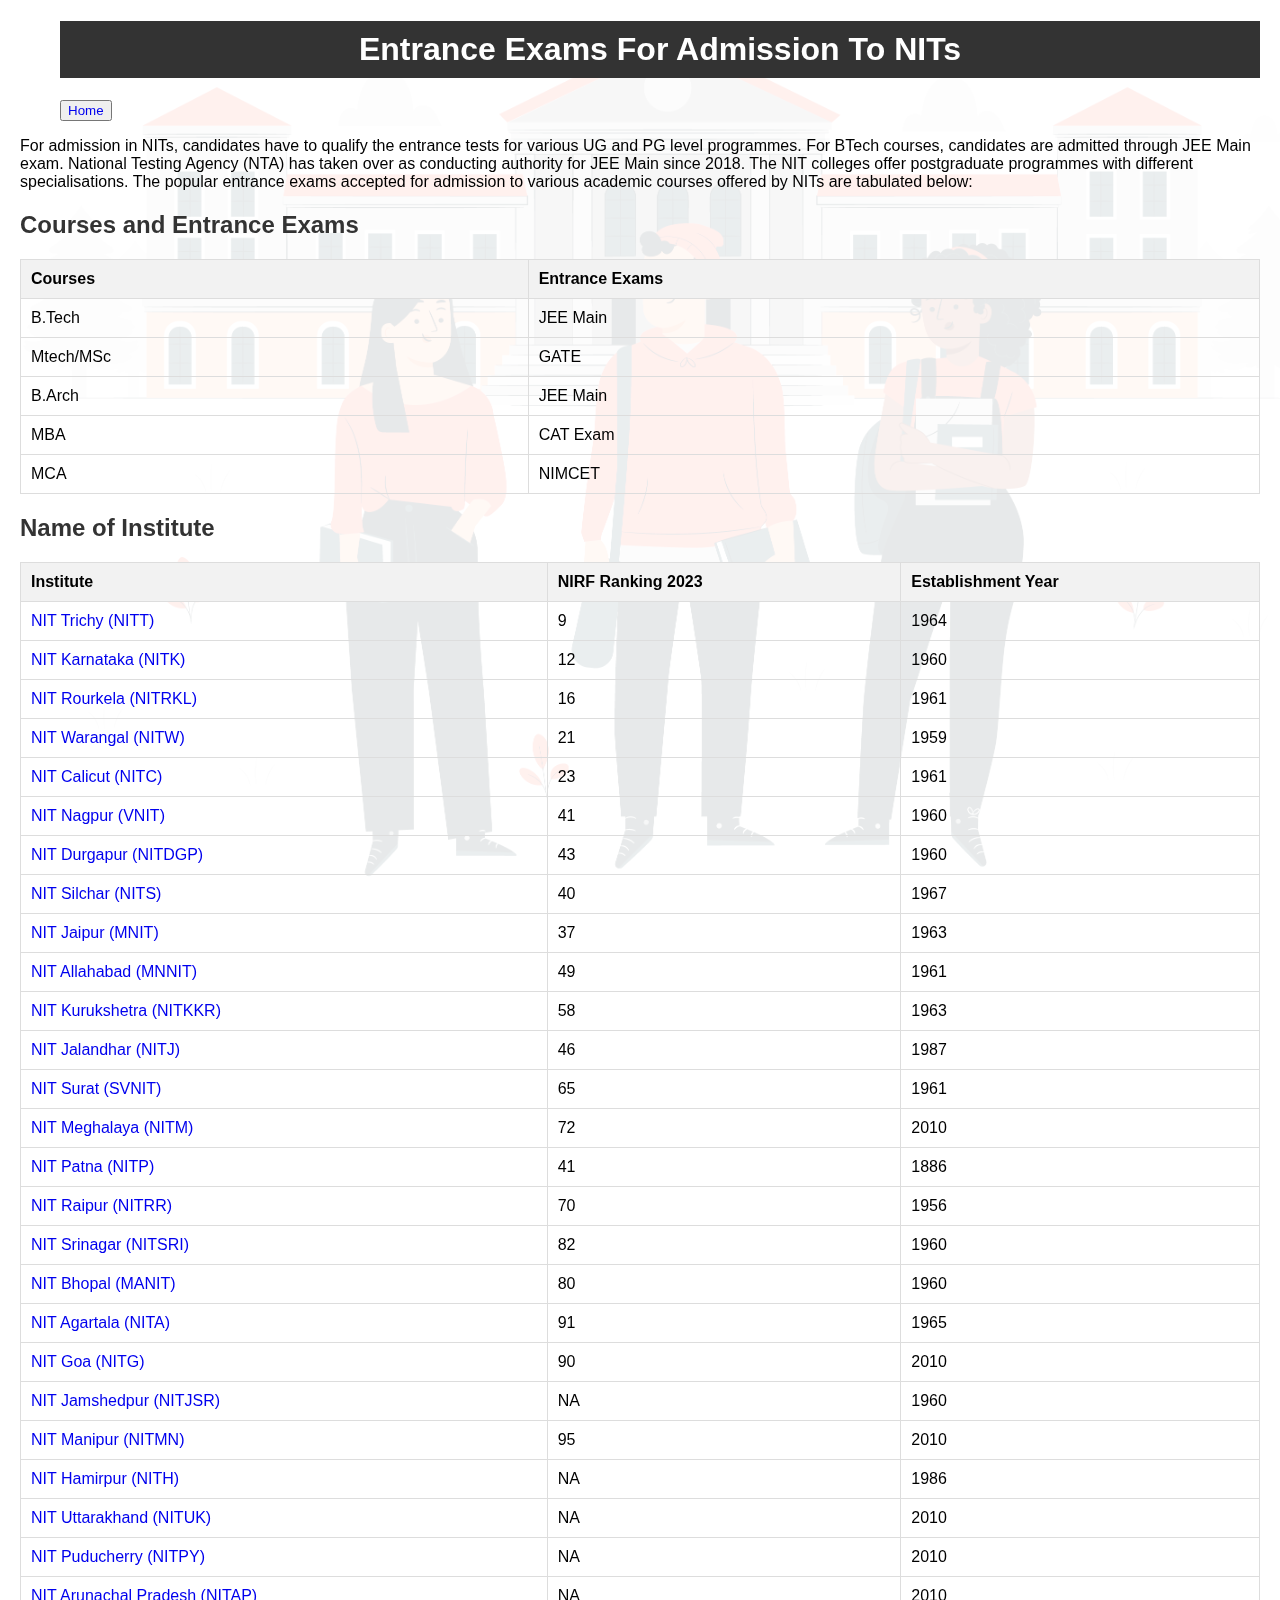
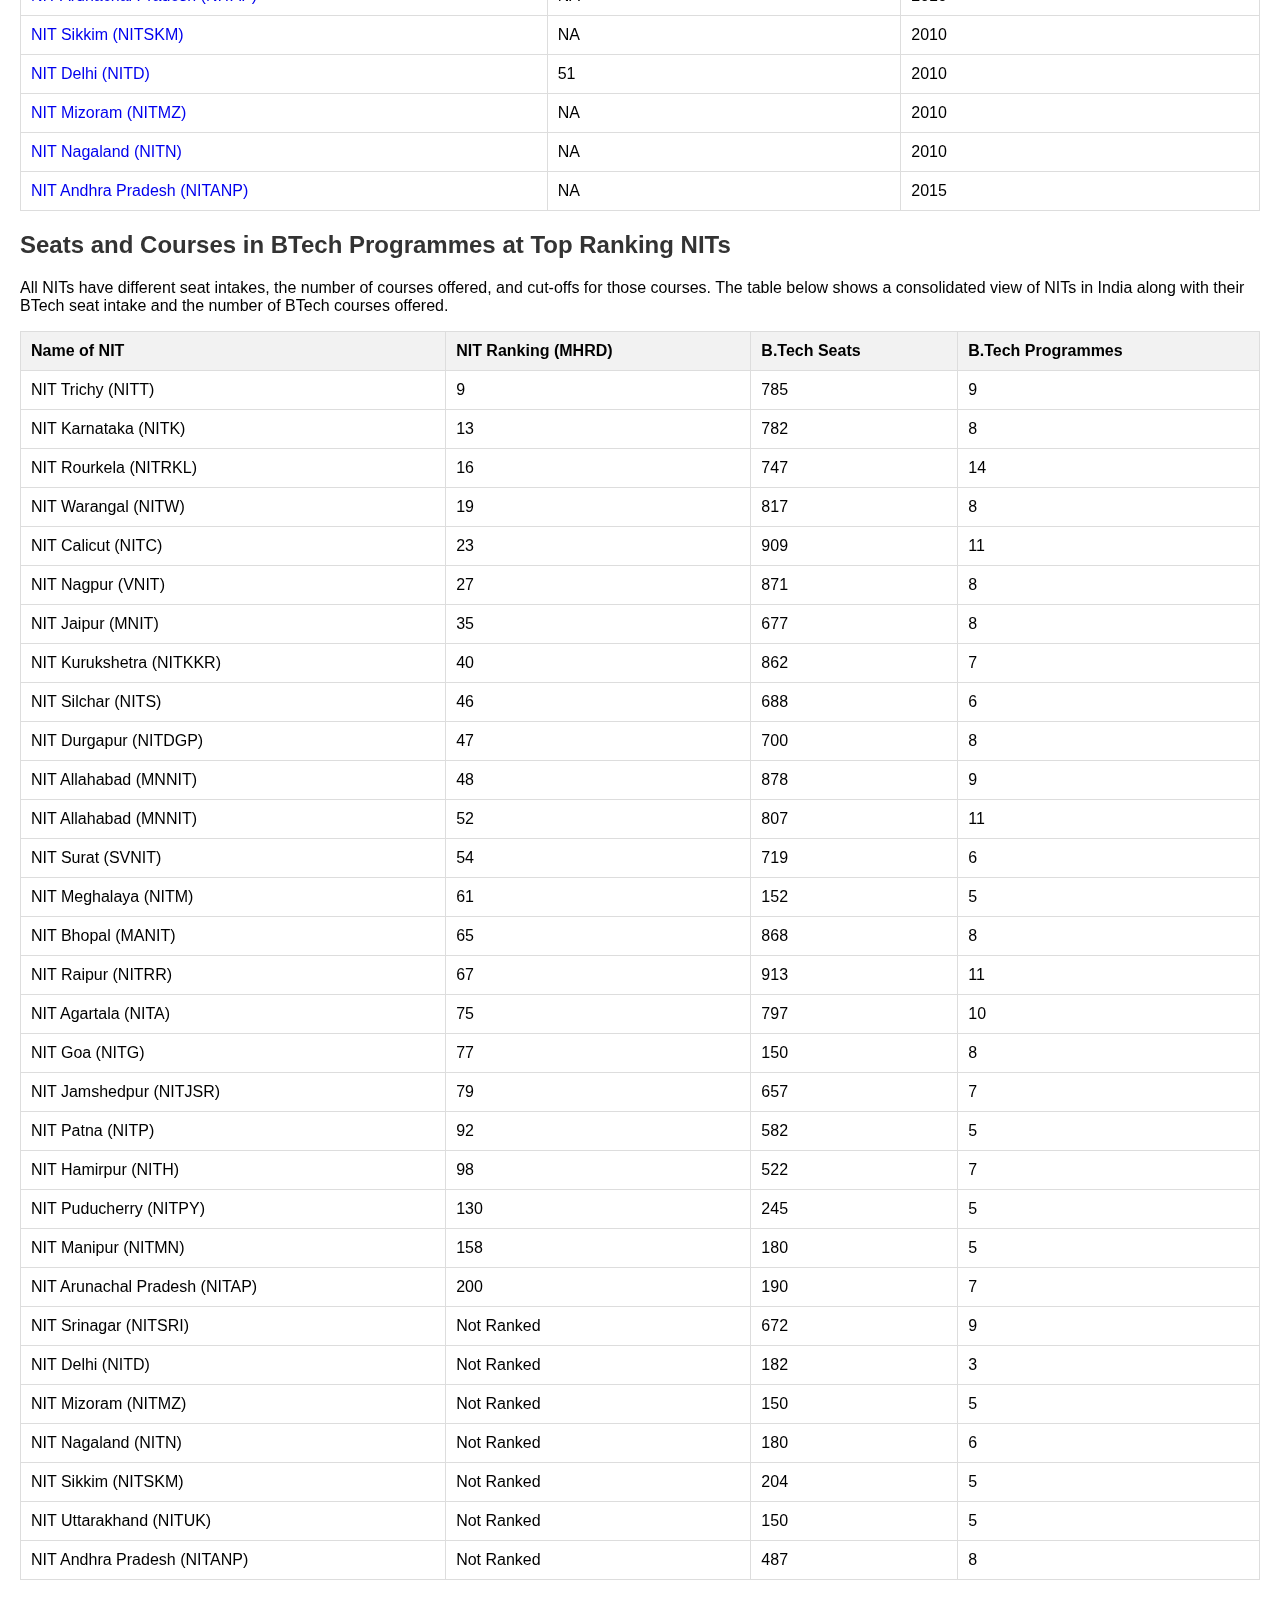
<file: nit page updated/table2.html>
<!DOCTYPE html>
<html>
<head>
    <meta charset="UTF-8">
    <meta name="viewport" content="width=device-width, initial-scale=1.0">
    <title>Entrance Exams and IIT Programs</title>
    <link rel="stylesheet" href="table2.css">
</head>
<body>
   <ul class="flex"><li><h1>Entrance Exams For Admission To NITs</h1></li>
<li>
    <li><button><a href="index.html" class="hover-link">Home</a></button></li>
</li></ul>
            <p>For admission in NITs, candidates have to qualify the entrance tests for various UG and PG level programmes. For BTech courses, candidates are admitted through JEE Main exam. National Testing Agency (NTA) has taken over as conducting authority for JEE Main since 2018. The NIT colleges offer postgraduate programmes with different specialisations. The popular entrance exams accepted for admission to various academic courses offered by NITs are tabulated below:</p>
        
            <h2>Courses and Entrance Exams</h2>
            <table>
                <tr>
                    <th>Courses</th>
                    <th>Entrance Exams</th>
                </tr>
                <tr>
                    <td>B.Tech</td>
                    <td>JEE Main</td>
                </tr>
                <tr>
                    <td>Mtech/MSc</td>
                    <td>GATE</td>
                </tr>
                <tr>
                    <td>B.Arch </td>
                    <td>JEE Main</td>
                </tr>
                <tr>
                    <td>MBA</td>
                    <td>CAT Exam</td>
                </tr>
                <tr>
                    <td>MCA</td>
                    <td>NIMCET</td>
                </tr>
                <!-- Add more rows for other courses and exams -->
            </table>
        
            <h2>Name of Institute</h2>
            <table>
                <tr>
                    <th>Institute</th>
                    <th>NIRF Ranking 2023</th>
                    <th>Establishment Year</th>
                </tr>
                <tr>
                    <td><a href="https://www.nitt.edu/">NIT Trichy (NITT)</a></td>
                    <td>9</td>
                    <td>1964</td>
                </tr>
                <tr>
                    <td><a href="https://www.nita.ac.in/">NIT Karnataka (NITK)</a></td>
                    <td>12</td>
                    <td>1960</td>
                </tr>
                <tr>
                    <td><a href="https://www.nitrkl.ac.in/">NIT Rourkela (NITRKL)</a></td>
                    <td>16</td>
                    <td>1961</td>
                </tr>
                <tr>
                    <td><a href="https://www.nitw.ac.in/">NIT Warangal (NITW)</a></td>
                    <td>21</td>
                    <td>1959</td>
                </tr>
                <tr>
                    <td><a href="https://nitc.ac.in/">NIT Calicut (NITC)</a></td>
                    <td>23</td>
                    <td>1961</td>
                </tr>
                <tr>
                    <td><a href="https://vnit.ac.in/">NIT Nagpur (VNIT)</a></td>
                    <td>41</td>
                    <td>1960</td>
                </tr>
                <tr>
                    <td><a href="https://nitdgp.ac.in/">NIT Durgapur (NITDGP)</a></td>
                    <td>43</td>
                    <td>1960</td>
                </tr>
                <tr>
                    <td><a href="http://www.nits.ac.in/">NIT Silchar (NITS)</a></td>
                    <td>40</td>
                    <td>1967</td>
                </tr>
                <tr>
                    <td><a href="https://www.mnit.ac.in/">NIT Jaipur (MNIT)</a></td>
                    <td>37</td>
                    <td>1963</td>
                </tr>
                <tr>
                    <td><a href="https://www.mnnit.ac.in/">NIT Allahabad (MNNIT)</a></td>
                    <td>49</td>
                    <td>1961</td>
                </tr>
                <tr>
                    <td><a href="https://nitkkr.ac.in/">NIT Kurukshetra (NITKKR)</a></td>
                    <td>58</td>
                    <td>1963</td>
                </tr>
                <tr>
                    <td><a href="https://www.nitj.ac.in/">NIT Jalandhar (NITJ)</a></td>
                    <td>46</td>
                    <td>1987</td>
                </tr>
                <tr>
                    <td><a href="https://www.svnit.ac.in/">NIT Surat (SVNIT)</a></td>
                    <td>65</td>
                    <td>1961</td>
                </tr>
                <tr>
                    <td><a href="https://www.nitm.ac.in/">NIT Meghalaya (NITM)</a></td>
                    <td>72</td>
                    <td>2010</td>
                </tr>
                <tr>
                    <td><a href="https://www.nitp.ac.in/">NIT Patna (NITP)</a></td>
                    <td>41</td>
                    <td>1886</td>
                </tr>
                <tr>
                    <td><a href="http://www.nitrr.ac.in/">NIT Raipur (NITRR)</a></td>
                    <td>70</td>
                    <td>1956</td>
                </tr>
                <tr>
                    <td><a href="https://nitsri.ac.in/">NIT Srinagar (NITSRI)</a></td>
                    <td>82</td>
                    <td>1960</td>
                </tr>
                <tr>
                    <td><a href="https://www.manit.ac.in/">NIT Bhopal (MANIT)</a></td>
                    <td>80</td>
                    <td>1960</td>
                </tr>
                <tr>
                    <td><a href="https://www.nita.ac.in/">NIT Agartala (NITA)</a></td>
                    <td>91</td>
                    <td>1965</td>
                </tr>
                <tr>
                    <td><a href="https://www.nitgoa.ac.in/">NIT Goa (NITG)</a></td>
                    <td>90</td>
                    <td>2010</td>
                </tr>
                <tr>
                    <td><a href="https://www.nitjsr.ac.in/">NIT Jamshedpur (NITJSR)</a></td>
                    <td>NA</td>
                    <td>1960</td>
                </tr>
                <tr>
                    <td><a href="https://www.nitmanipur.ac.in/">NIT Manipur (NITMN)</a></td>
                    <td>95</td>
                    <td>2010</td>
                </tr>
                <tr>
                    <td><a href="https://nith.ac.in/">NIT Hamirpur (NITH)</a></td>
                    <td>NA</td>
                    <td>1986</td>
                </tr>
                <tr>
                    <td><a href="https://nituk.ac.in/">NIT Uttarakhand (NITUK)</a></td>
                    <td>NA</td>
                    <td>2010</td>
                </tr>
                <tr>
                    <td><a href="https://www.nitpy.ac.in/">NIT Puducherry (NITPY)</a></td>
                    <td>NA</td>
                    <td>2010</td>
                </tr>
                <tr>
                    <td><a href="https://www.nitap.ac.in/">NIT Arunachal Pradesh (NITAP)</a></td>
                    <td>NA</td>
                    <td>2010</td>
                </tr>
                <tr>
                    <td><a href="https://nitsikkim.ac.in/">NIT Sikkim (NITSKM)</a></td>
                    <td>NA</td>
                    <td>2010</td>
                </tr>
                <tr>
                    <td><a href="https://nitsikkim.ac.in/">NIT Delhi (NITD)</a></td>
                    <td>51</td>
                    <td>2010</td>
                </tr>
                <tr>
                    <td><a href="https://www.nitmz.ac.in/">NIT Mizoram (NITMZ)</a></td>
                    <td>NA</td>
                    <td>2010</td>
                </tr>
                <tr>
                    <td><a href="https://www.nitnagaland.ac.in/">NIT Nagaland (NITN)</a></td>
                    <td>NA</td>
                    <td>2010</td>
                </tr>
                <tr>
                    <td><a href="https://www.nitandhra.ac.in/">NIT Andhra Pradesh (NITANP)</a></td>
                    <td>NA</td>
                    <td>2015</td>
                </tr>
            </table>
           <h2>Seats and Courses in BTech Programmes at Top Ranking NITs</h2>
           <p>All NITs have different seat intakes, the number of courses offered, and cut-offs for those courses.
            The table below shows a consolidated view of NITs in India along with their BTech seat intake and the
            number of BTech courses offered.</p>
            <table>
                <tr>
                    <th>Name of NIT</th>
                    <th>NIT Ranking (MHRD)</th>
                    <th>B.Tech Seats</th>
                    <th>B.Tech Programmes</th>
                </tr>
                <tr>
                    <td>NIT Trichy (NITT)</td>
                    <td>9</td>
                    <td>785</td>
                    <td>9</td>
                </tr>
                <tr>
                    <td>NIT Karnataka (NITK)</td>
                    <td>13</td>
                    <td>782</td>
                    <td>8</td>
                </tr>
                <tr>
                    <td>NIT Rourkela (NITRKL)</td>
                    <td>16</td>
                    <td>747</td>
                    <td>14</td>
                </tr>
                <tr>
                    <td>NIT Warangal (NITW)</td>
                    <td>19</td>
                    <td>817</td>
                    <td>8</td>
                </tr>
                <tr>
                    <td>NIT Calicut (NITC)</td>
                    <td>23</td>
                    <td>909</td>
                    <td>11</td>
                </tr>
                <tr>
                    <td>NIT Nagpur (VNIT)</td>
                    <td>27</td>
                    <td>871</td>
                    <td>8</td>
                </tr>
                <tr>
                    <td>NIT Jaipur (MNIT)</td>
                    <td>35</td>
                    <td>677</td>
                    <td>8</td>
                </tr>
                <tr>
                    <td>NIT Kurukshetra (NITKKR)</td>
                    <td>40</td>
                    <td>862</td>
                    <td>7</td>
                </tr>
                <tr>
                    <td>NIT Silchar (NITS)</td>
                    <td>46</td>
                    <td>688</td>
                    <td>6</td>
                </tr>
                <tr>
                    <td>NIT Durgapur (NITDGP)</td>
                    <td>47</td>
                    <td>700</td>
                    <td>8</td>
                </tr>
                <tr>
                    <td>NIT Allahabad (MNNIT)</td>
                    <td>48</td>
                    <td>878</td>
                    <td>9</td>
                </tr>
                <tr>
                    <td>NIT Allahabad (MNNIT)</td>
                    <td>52</td>
                    <td>807</td>
                    <td>11</td>
                </tr><tr>
                    <td>NIT Surat (SVNIT)</td>
                    <td>54</td>
                    <td>719</td>
                    <td>6</td>
                </tr>
                <tr>
                    <td>NIT Meghalaya (NITM)</td>
                    <td>61</td>
                    <td>152</td>
                    <td>5</td>
                </tr>
                <tr>
                    <td>NIT Bhopal (MANIT)</td>
                    <td>65</td>
                    <td>868</td>
                    <td>8</td>
                </tr>
                <tr>
                    <td>NIT Raipur (NITRR)</td>
                    <td>67</td>
                    <td>913</td>
                    <td>11</td>
                </tr>
                <tr>
                    <td>NIT Agartala (NITA)</td>
                    <td>75</td>
                    <td>797</td>
                    <td>10</td>
                </tr>
                <tr>
                    <td>NIT Goa (NITG)</td>
                    <td>77</td>
                    <td>150</td>
                    <td>8</td>
                </tr>
                <tr>
                    <td>NIT Jamshedpur (NITJSR)</td>
                    <td>79</td>
                    <td>657</td>
                    <td>7</td>
                </tr>
                <tr>
                    <td>NIT Patna (NITP)</td>
                    <td>92</td>
                    <td>582</td>
                    <td>5</td>
                </tr>
                <tr>
                    <td>NIT Hamirpur (NITH)</td>
                    <td>98</td>
                    <td>522</td>
                    <td>7</td>
                </tr>
                <tr>
                    <td>NIT Puducherry (NITPY)</td>
                    <td>130</td>
                    <td>245</td>
                    <td>5</td>
                </tr>
                <tr>
                    <td>NIT Manipur (NITMN)</td>
                    <td>158</td>
                    <td>180</td>
                    <td>5</td>
                </tr>
                <tr>
                    <td>NIT Arunachal Pradesh (NITAP)</td>
                    <td>200</td>
                    <td>190</td>
                    <td>7</td>
                </tr>
                <tr>
                    <td>NIT Srinagar (NITSRI)</td>
                    <td>Not Ranked</td>
                    <td>672</td>
                    <td>9</td>
                </tr>
                <tr>
                    <td>NIT Delhi (NITD)</td>
                    <td>Not Ranked</td>
                    <td>182</td>
                    <td>3</td>
                </tr>
                <tr>
                    <td>NIT Mizoram (NITMZ)</td>
                    <td>Not Ranked</td>
                    <td>150</td>
                    <td>5</td>
                </tr>
                <tr>
                    <td>NIT Nagaland (NITN)</td>
                    <td>Not Ranked</td>
                    <td>180</td>
                    <td>6</td>
                </tr>
                <tr>
                    <td>NIT Sikkim (NITSKM)</td>
                    <td>Not Ranked</td>
                    <td>204</td>
                    <td>5</td>
                </tr>
                <tr>
                    <td>NIT Uttarakhand (NITUK)</td>
                    <td>Not Ranked</td>
                    <td>150</td>
                    <td>5</td>
                </tr>
                <tr>
                    <td>NIT Andhra Pradesh (NITANP)</td>
                    <td>Not Ranked</td>
                    <td>487</td>
                    <td>8</td>
                </tr>
                <!-- Add more rows for other IITs -->
            </table>
        
            </table> 
        </body>
        </html>
</file>
<file: joinform.css>
body{
    background: rgba(187, 178, 226, 0.964);
    font-family: -apple-system, BlinkMacSystemFont, 'Segoe UI', Roboto, Oxygen, Ubuntu, Cantarell, 'Open Sans', 'Helvetica Neue', sans-serif;

}
.loginbox{
    width: 300px;
    height: 380px;
    background: #1c2833;
    color: white;
    margin: 70px auto;
    border-radius: 10px;
}
.logo{

    width: 100px;
    height:100px;
    position: relative;
    top: -70px;
    left: calc(50% - 50px);

}
/* h1{
    text-align: center;
    margin-top: -60px;
} */

label{

    font-size: 18px;
    display: block;
    margin-left: 20px;
}

input{

    width: 80%;
    margin: 0 0 20px 20px;
}

input[type="text"],input[type="password"]{
    border: none;
    background: transparent;
    border-bottom: 1px solid #fff;
    height: 40px;
    outline: none;
    color: white;
    font-size: 16px;
}

input[type="submit"]{
    border: none;
    outline: none;
    height: 40px;
    border-radius: 20px;
    background: #fb2525;
    color: white;
    font-size: 20px;
    cursor: pointer;
}

a{
    text-decoration: none;
    color: white;
    margin-left: 30%;
}

input[type="submit"]:hover{
    background: blueviolet;
}
</file>
<file: medical.css>
body {
    font-family: Arial, sans-serif;
    margin: 20px;
    /* background-color: rgb(152, 203, 186); */
}
body::before {
    content: "";
    background-image: url('bag.png'); 
    opacity: 0.1;
    position: fixed;
    /* background-attachment: fixed; */
    background-size: cover;
    top: 0;
    left: 0;
    width: 100%;
    height: 100%;
    z-index: -1; /* Place it behind other content */
 }
ul {
    list-style: none;
}

h1 {
    text-align: center;
    background-color: #333;
    color: #fff;
    padding: 10px;
}

h2 {
    margin-top: 20px;
    color: #333;
}

table {
    width: 100%;
    border-collapse: collapse;
    margin-top: 10px;
}

table, th, td {
    border: 1px solid #ddd;
}

th, td {
    padding: 10px;
    text-align: left;
}

th {
    background-color: #f2f2f2;
}

p {
    margin-top: 10px;
}
a{
text-decoration: none;
}
</file>
<file: table3.css>
body {
    font-family: Arial, sans-serif;
    margin: 20px;
    /* background-color: rgb(152, 203, 186); */
}
body::before {
    content: "";
    background-image: url('bag.jpg'); 
    opacity: 0.1;
    position: fixed;
    /* background-attachment: fixed; */
    background-size: cover;
    top: 0;
    left: 0;
    width: 100%;
    height: 100%;
    z-index: -1; /* Place it behind other content */
 }
ul {
    list-style: none;
}

h1 {
    text-align: center;
    background-color: #333;
    color: #fff;
    padding: 10px;
}

h2 {
    margin-top: 20px;
    color: #333;
}

table {
    width: 100%;
    border-collapse: collapse;
    margin-top: 10px;
}

table, th, td {
    border: 1px solid #ddd;
}

th, td {
    padding: 10px;
    text-align: left;
}

th {
    background-color: #f2f2f2;
}

p {
    margin-top: 10px;
}
a{
text-decoration: none;
}
</file>
<file: signin.css>
body{
    background: rgba(41, 36, 98, 0.915);
    font-family: -apple-system, BlinkMacSystemFont, 'Segoe UI', Roboto, Oxygen, Ubuntu, Cantarell, 'Open Sans', 'Helvetica Neue', sans-serif;

}
.loginbox{
    width: 300px;
    height: 380px;
    background: #1c2833;
    color: white;
    margin: 70px auto;
    border-radius: 10px;
}
.logo{

    width: 100px;
    height:100px;
    position: relative;
    top: -70px;
    left: calc(50% - 50px);

}
h1{
    text-align: center;
    margin-top: -60px;
}

label{

    font-size: 18px;
    display: block;
    margin-left: 20px;
}

input{

    width: 80%;
    margin: 0 0 20px 20px;
}

input[type="text"],input[type="password"]{
    border: none;
    background: transparent;
    border-bottom: 1px solid #fff;
    height: 40px;
    outline: none;
    color: white;
    font-size: 16px;
}

input[type="submit"]{
    border: none;
    outline: none;
    height: 40px;
    border-radius: 20px;
    background: #fb2525;
    color: white;
    font-size: 20px;
    cursor: pointer;
}

a{
    text-decoration: none;
    color: white;
    margin-left: 30%;
}

input[type="submit"]:hover{
    background: blueviolet;
}
</file>
<file: signin2.css>
/* ROBOTO FONT */
@import url('https://fonts.googleapis.com/css2?family=Roboto:wght@400;500&display=swap');

/* POPPINS FONT */
   @import url('https://fonts.googleapis.com/css2?family=Poppins:wght@400;500&display=swap');

*{
    margin: 0;
    padding: 0;
    box-sizing: border-box;
    font-family: 'Roboto',sans-serif;
}   
body{
    display: flex;
    justify-content: center;
    align-items: center;
    min-height: 100vh;

    background: rgba(41, 36, 98, 0.915);
    font-family: -apple-system, BlinkMacSystemFont, 'Segoe UI', Roboto, Oxygen, Ubuntu, Cantarell, 'Open Sans', 'Helvetica Neue', sans-serif;

}
.login-box{
    position: relative;
    width: 470px;
    height: 520px;
    padding: 10px 30px;
    background: #FFF;
    border: 1px solid #ddd;
    border-radius: 10px;
}
.login-header{
    display: flex;
    flex-direction: column;
    text-align: center;
    margin: 20px 0 50px 0;
}
.login-header header{
    font-family: 'Poppins', sans-serif;
    color: #333;
    font-size: 30px;
    margin-bottom: 5px;
}
.login-header p{
    color: #555;
}
.input-box{
    position: relative;
    width: 100%;
}
.input-box label{
    position: absolute;
    top: 15px;
    left: 15px;
    color: #555;
    transition: .15s ease-in-out;
}
.input-box input{
    width: 100%;
    height: 50px;
}
.input-box .input-field{
    font-size: 1em;
    color: #333;
    padding-left: 15px;
    margin-bottom: 25px;
    border: 1px solid #ddd;
    border-radius: 3px;
    outline: none;
}
.input-box input[type="password"]{
    margin-bottom: 10px;
}
.input-box .input-field:focus{
    border: 2px solid #8749F2;
}
.input-field:focus ~ label, .input-field:valid ~ label{
    top: -8px;
    left: 12px;
    font-size: 12px;
    color: #7931F5;
    background: #FFF;
    padding: 0 5px;
}
.input-field:valid ~ label{
    color: #555;
}
.forgot{
    display: flex;
    justify-content: space-between;
    margin-bottom: 25px;
}
section{
    display: flex;
    align-items: center;
    font-size: 14px;
    color: #555;
}
#check{
    margin-right: 10px;
}
section .forgot-link{
    font-weight: 500;
    text-decoration: none;
    color: #7931F5;
}
.input-submit{
    font-family: 'Poppins', sans-serif;
    font-size: 15px;
    color: #FFF;
    background: #7931F5;
    border: none;
    border-radius: 5px;
    cursor: pointer;
}
.middle-text{
    position: relative;
    width: 100%;
    margin: 30px 0;
}
.or-text{
    font-family: 'Poppins', sans-serif;
    position: absolute;
    left: 50%;
    transform: translate(-50%, -50%);
    background: #FFF;
    color: #777;
    padding: 10px;
}
hr{
    border: 1px solid #ddd;
}
.social-sign-in{
    display: flex;
    gap: 15px;
}
button{
    display: flex;
    align-items: center;
    justify-content: space-between;
    border-radius: 5px;
    cursor: pointer;
}
.input-google{
    width: 100%;
    height: 50px;
    padding: 0 30px;
    background: #FFF;
    border: 1px solid #CCC;
}
.input-google img{
    width: 25px;
}
.input-google p{
    font-family: 'Poppins', sans-serif;
    font-size: 15px;
    width: 90%;
}
.input-twitter{
    justify-content: center;
    width: 70px;
    height: 50px;
    background: #EEE;
    border: none;
}
.input-twitter img{
    width: 20px;
}
.input-google:hover,
.input-twitter:hover,
.input-submit:hover{
    opacity: 0.9;
}
.sign-up{
    position: absolute;
    bottom: -30px;
    right: 0;
}
.sign-up p{
    font-size: 14px;
    color: #333;
}
.join-up p>a{
    text-decoration:olivedrab ;
    
}
@media only screen and (max-width: 510px){
    .login-box{
        padding: 10px 30px;
        margin: 20px;
    }
}
@media only screen and (max-width: 415px){
    .login-box{
        padding: 10px 25px;
        margin: 15px;
    }
}
</file>
<file: table1.css>
body {
    font-family: Arial, sans-serif;
    margin: 20px;
    /* background-color: rgb(152, 203, 186); */
}
body::before {
    content: "";
    background-image: url('bag.png'); 
    opacity: 0.1;
    position: fixed;
    /* background-attachment: fixed; */
    background-size: cover;
    top: 0;
    left: 0;
    width: 100%;
    height: 100%;
    z-index: -1; /* Place it behind other content */
 }
ul {
    list-style: none;
}

h1 {
    text-align: center;
    background-color: #333;
    color: #fff;
    padding: 10px;
}

h2 {
    margin-top: 20px;
    color: #333;
}

table {
    width: 100%;
    border-collapse: collapse;
    margin-top: 10px;
}

table, th, td {
    border: 1px solid #ddd;
}

th, td {
    padding: 10px;
    text-align: left;
}

th {
    background-color: #f2f2f2;
}

p {
    margin-top: 10px;
}
a{
text-decoration: none;
}
</file>
<file: nit page updated/table2.css>
body {
    font-family: Arial, sans-serif;
    margin: 20px;
    /* background-color: rgb(152, 203, 186); */
}
body::before {
    content: "";
    background-image: url('bag.jpg'); 
    opacity: 0.1;
    position: fixed;
    /* background-attachment: fixed; */
    background-size: cover;
    top: 0;
    left: 0;
    width: 100%;
    height: 100%;
    z-index: -1; /* Place it behind other content */
 }
ul {
    list-style: none;
}

h1 {
    text-align: center;
    background-color: #333;
    color: #fff;
    padding: 10px;
}

h2 {
    margin-top: 20px;
    color: #333;
}

table {
    width: 100%;
    border-collapse: collapse;
    margin-top: 10px;
}

table, th, td {
    border: 1px solid #ddd;
}

th, td {
    padding: 10px;
    text-align: left;
}

th {
    background-color: #f2f2f2;
}

p {
    margin-top: 10px;
}
a{
text-decoration: none;
}
</file>
